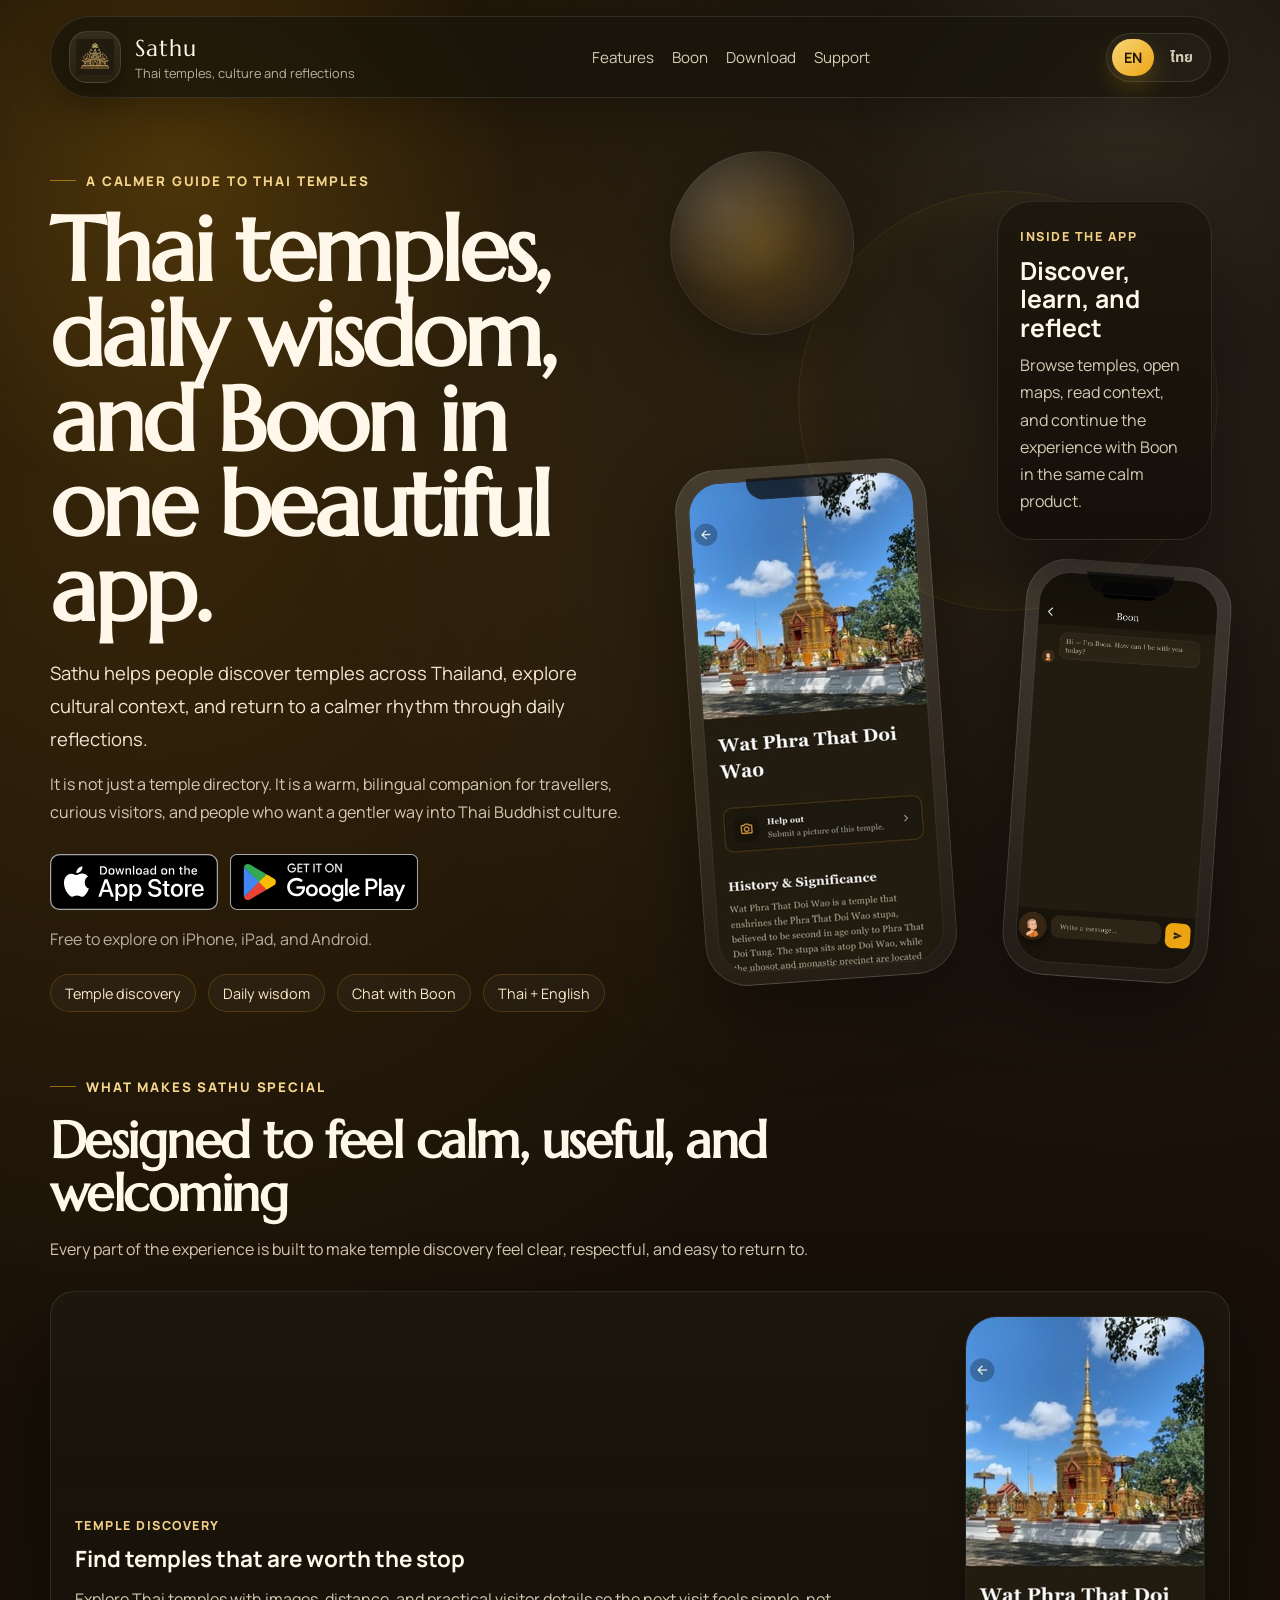
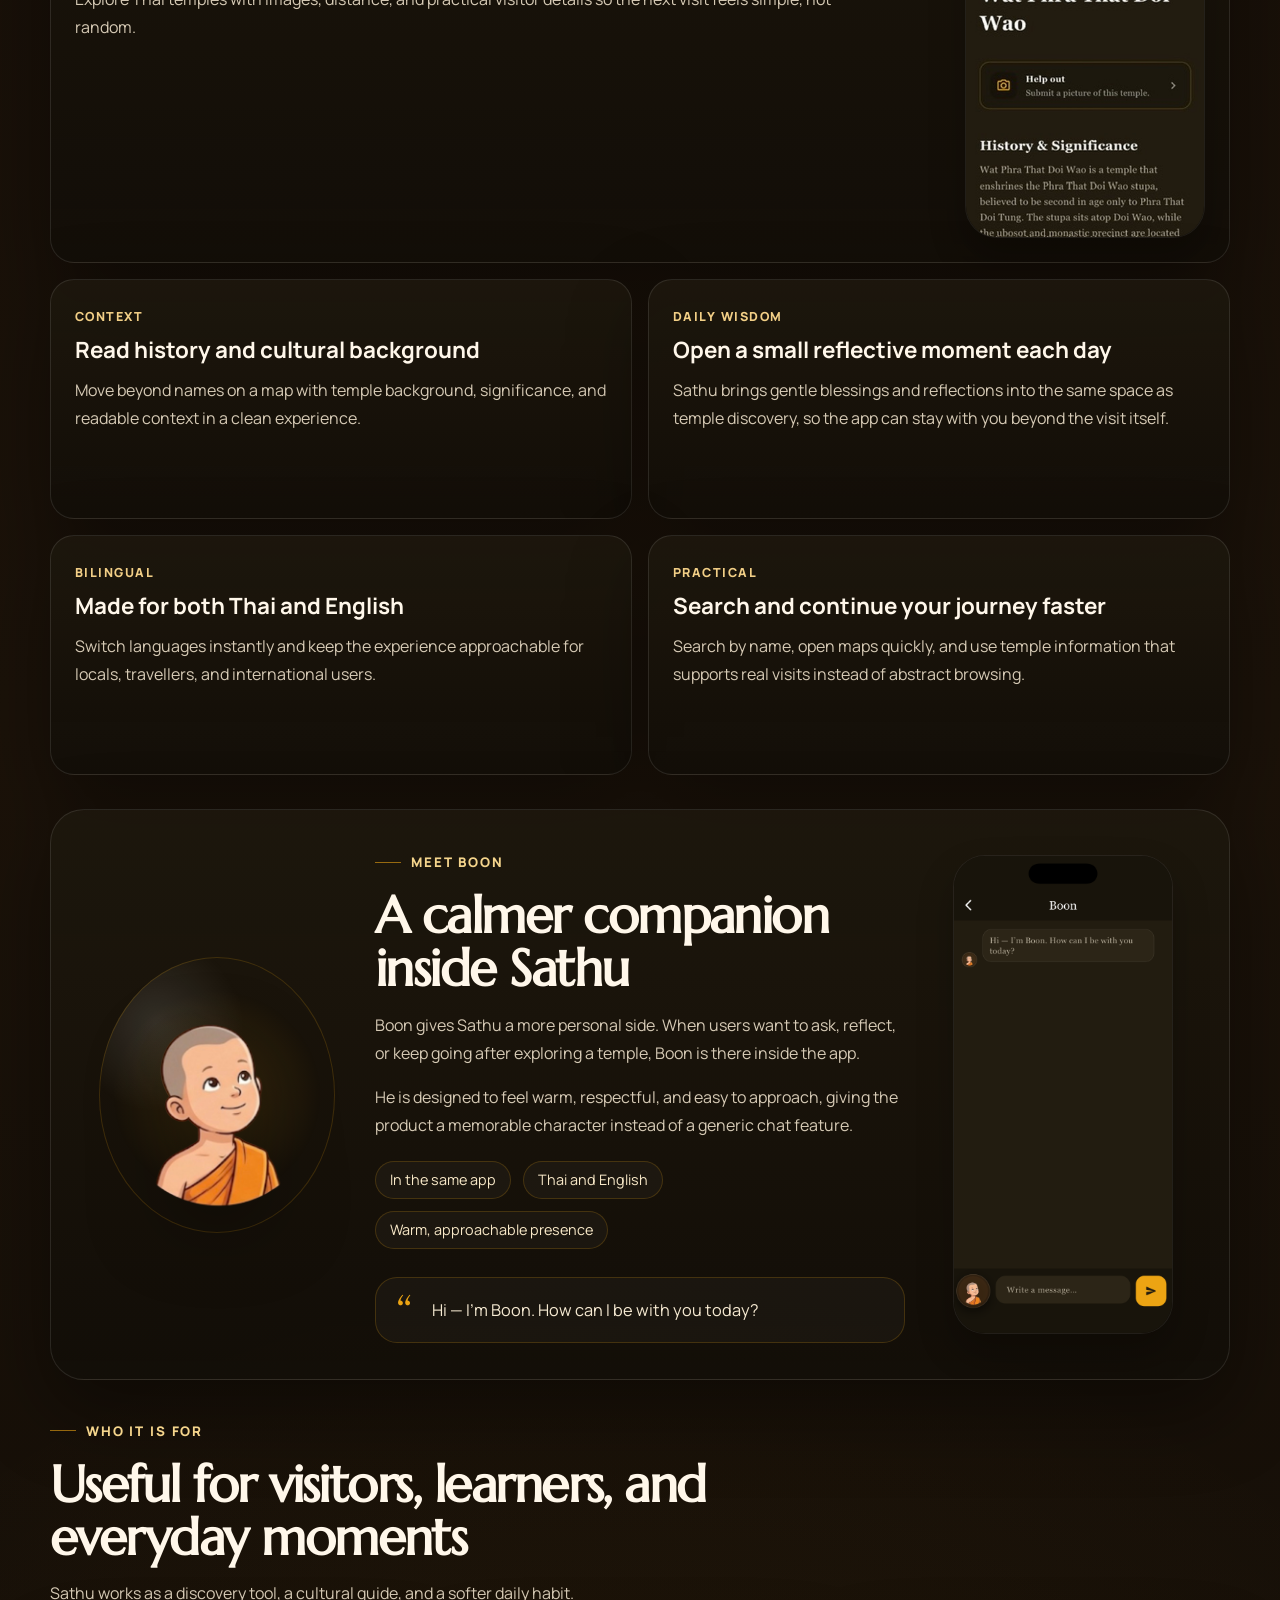
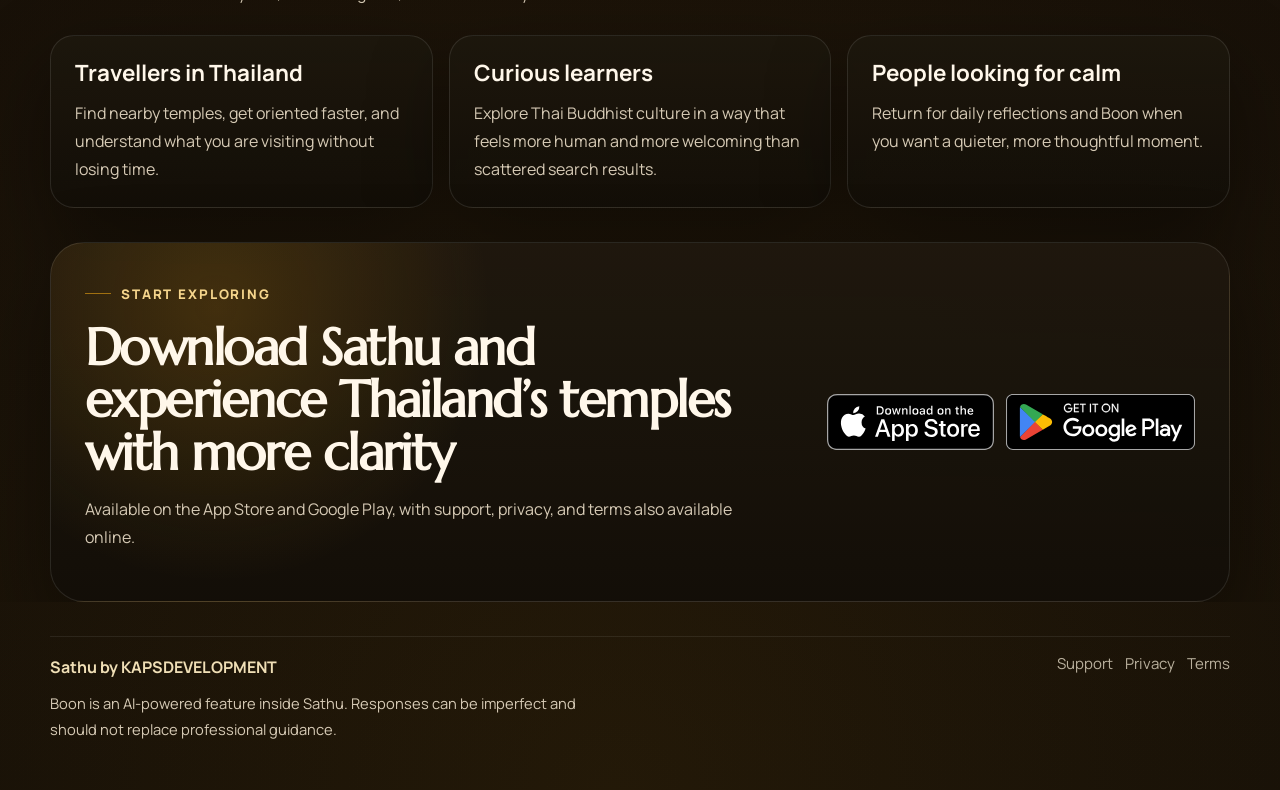
<file: index.html>
<!doctype html>
<html lang="en" data-lang="en">
  <head>
    <meta charset="utf-8" />
    <meta name="viewport" content="width=device-width, initial-scale=1" />
    <meta name="color-scheme" content="dark" />
    <title>Sathu | Thai temples, culture and reflections</title>
    <meta
      name="description"
      content="Discover Thai temples, daily wisdom, and Boon in one calm, beautifully designed app."
    />
    <meta
      name="theme-color"
      content="#221C10"
    />
    <meta name="robots" content="index,follow,max-image-preview:large" />
    <link rel="canonical" href="https://sathuapp.com/" id="canonical-link" />
    <link rel="alternate" hreflang="en" href="https://sathuapp.com/" />
    <link rel="alternate" hreflang="th" href="https://sathuapp.com/?lang=th" />
    <link rel="alternate" hreflang="x-default" href="https://sathuapp.com/" />
    <meta property="og:type" content="website" />
    <meta property="og:site_name" content="Sathu" />
    <meta property="og:title" content="Sathu | Thai temples, culture and reflections" />
    <meta
      property="og:description"
      content="Discover Thai temples, daily wisdom, and Boon in one calm, beautifully designed app."
    />
    <meta property="og:url" content="https://sathuapp.com/" id="og-url" />
    <meta property="og:image" content="https://sathuapp.com/assets/images/master_icon.png" />
    <meta property="og:image:alt" content="Sathu app icon" />
    <meta property="og:locale" content="en_US" id="og-locale" />
    <meta property="og:locale:alternate" content="th_TH" />
    <meta name="twitter:card" content="summary" />
    <meta name="twitter:title" content="Sathu | Thai temples, culture and reflections" />
    <meta
      name="twitter:description"
      content="Discover Thai temples, daily wisdom, and Boon in one calm, beautifully designed app."
    />
    <meta name="twitter:image" content="https://sathuapp.com/assets/images/master_icon.png" />
    <link rel="icon" type="image/png" href="./assets/images/master_icon.png" />
    <link rel="preconnect" href="https://fonts.googleapis.com" />
    <link rel="preconnect" href="https://fonts.gstatic.com" crossorigin />
    <link
      href="https://fonts.googleapis.com/css2?family=Manrope:wght@400;500;600;700;800&family=Marcellus&family=Noto+Sans+Thai:wght@400;500;600;700;800&display=swap"
      rel="stylesheet"
    />
    <link rel="stylesheet" href="./styles.css" />
    <script type="application/ld+json">
      {
        "@context": "https://schema.org",
        "@graph": [
          {
            "@type": "Organization",
            "@id": "https://sathuapp.com/#organization",
            "name": "KAPSDEVELOPMENT",
            "url": "https://kapsdevelopment.com",
            "logo": {
              "@type": "ImageObject",
              "url": "https://sathuapp.com/assets/images/master_icon.png"
            },
            "sameAs": [
              "https://apps.apple.com/us/app/sathu/id6757160902",
              "https://play.google.com/store/apps/details?id=com.kapsdevelopment.thaitemples&pcampaignid=web_share"
            ]
          },
          {
            "@type": "WebSite",
            "@id": "https://sathuapp.com/#website",
            "url": "https://sathuapp.com/",
            "name": "Sathu",
            "description": "Discover Thai temples, daily wisdom, and Boon in one calm, beautifully designed app.",
            "inLanguage": ["en", "th"],
            "publisher": {
              "@id": "https://sathuapp.com/#organization"
            }
          },
          {
            "@type": "WebPage",
            "@id": "https://sathuapp.com/#webpage",
            "url": "https://sathuapp.com/",
            "name": "Sathu | Thai temples, culture and reflections",
            "description": "Discover Thai temples, daily wisdom, and Boon in one calm, beautifully designed app.",
            "isPartOf": {
              "@id": "https://sathuapp.com/#website"
            },
            "about": {
              "@id": "https://sathuapp.com/#app"
            },
            "inLanguage": "en"
          },
          {
            "@type": "MobileApplication",
            "@id": "https://sathuapp.com/#app",
            "name": "Sathu",
            "url": "https://sathuapp.com/",
            "description": "Discover Thai temples, daily wisdom, and Boon in one calm, beautifully designed app.",
            "applicationCategory": "LifestyleApplication",
            "operatingSystem": "iOS, Android",
            "inLanguage": ["en", "th"],
            "image": "https://sathuapp.com/assets/images/master_icon.png",
            "offers": {
              "@type": "Offer",
              "price": "0",
              "priceCurrency": "USD"
            },
            "sameAs": [
              "https://apps.apple.com/us/app/sathu/id6757160902",
              "https://play.google.com/store/apps/details?id=com.kapsdevelopment.thaitemples&pcampaignid=web_share"
            ],
            "publisher": {
              "@id": "https://sathuapp.com/#organization"
            }
          }
        ]
      }
    </script>
  </head>
  <body>
    <div class="page-aura aura-1" aria-hidden="true"></div>
    <div class="page-aura aura-2" aria-hidden="true"></div>
    <div class="page-noise" aria-hidden="true"></div>

    <header class="site-header">
      <div class="container nav-shell">
        <a class="brand" href="#top" aria-label="Sathu home">
          <span class="brand-mark">
            <img src="./assets/images/master_icon.png" alt="" />
          </span>

          <span class="brand-copy">
            <span class="brand-name">Sathu</span>
            <span class="brand-tag" data-i18n="brand.tag"></span>
          </span>
        </a>

        <nav class="nav-links" aria-label="Primary navigation">
          <a href="#features" data-i18n="nav.features">Features</a>
          <a href="#boon" data-i18n="nav.boon">Boon</a>
          <a href="#download" data-i18n="nav.download">Download</a>
          <a
            href="https://sathuapp.com/support/"
            target="_blank"
            rel="noreferrer"
            data-i18n="nav.support"
          >Support</a>
        </nav>

        <div class="lang-switch" aria-label="Language switcher">
          <button class="lang-btn" type="button" data-lang="en">EN</button>
          <button class="lang-btn" type="button" data-lang="th">ไทย</button>
        </div>
      </div>
    </header>

    <main class="page" id="top">
      <section class="hero section">
        <div class="container hero-grid">
          <div class="hero-copy reveal">
            <div class="eyebrow" data-i18n="hero.eyebrow">A calmer guide to Thai temples</div>
            <h1 data-i18n="hero.title">Thai temples, daily wisdom, and Boon in one beautiful app.</h1>
            <p class="hero-lead" data-i18n="hero.lead">Sathu helps people discover temples across Thailand, explore cultural context, and return to a calmer rhythm through daily reflections.</p>
            <p class="hero-body" data-i18n="hero.body">It is not just a temple directory. It is a warm, bilingual companion for travellers, curious visitors, and people who want a gentler way into Thai Buddhist culture.</p>

            <div class="hero-actions">
              <a
                class="store-badge-link"
                href="https://apps.apple.com/us/app/sathu/id6757160902"
                target="_blank"
                rel="noreferrer"
                data-i18n-attr="aria-label:cta.appStore"
              >
                <img
                  class="store-badge"
                  src="./assets/store-badges/app-store-en.svg"
                  alt="Download on the App Store"
                  data-i18n-attr="src:badges.appStore;alt:cta.appStore"
                />
              </a>
              <a
                class="store-badge-link"
                href="https://play.google.com/store/apps/details?id=com.kapsdevelopment.thaitemples&pcampaignid=web_share"
                target="_blank"
                rel="noreferrer"
                data-i18n-attr="aria-label:cta.googlePlay"
              >
                <img
                  class="store-badge"
                  src="./assets/store-badges/google-play-en.svg"
                  alt="Get it on Google Play"
                  data-i18n-attr="src:badges.googlePlay;alt:cta.googlePlay"
                />
              </a>
            </div>

            <p class="hero-note" data-i18n="hero.note">Free to explore on iPhone, iPad, and Android.</p>

            <div class="hero-pills">
              <span class="info-pill" data-i18n="hero.pill.discovery">Temple discovery</span>
              <span class="info-pill" data-i18n="hero.pill.wisdom">Daily wisdom</span>
              <span class="info-pill" data-i18n="hero.pill.boon">Chat with Boon</span>
              <span class="info-pill" data-i18n="hero.pill.language">Thai + English</span>
            </div>
          </div>

          <div class="hero-stage reveal">
            <div class="hero-orbit" aria-hidden="true"></div>

            <div class="monk-halo">
              <video
                class="monk-video"
                autoplay
                muted
                loop
                playsinline
              >
                <source src="./assets/video/wei_child_monk_animated.mp4" type="video/mp4" />
              </video>
            </div>

            <article class="hero-insight card-surface">
              <span class="card-label" data-i18n="hero.card.label">Inside the app</span>
              <h2 data-i18n="hero.card.title">Discover, learn, and reflect</h2>
              <p data-i18n="hero.card.body">Browse temples, open maps, read context, and continue the experience with Boon in the same calm product.</p>
            </article>

            <div class="phone phone-primary">
              <div class="phone-shell">
                <img
                  src="./assets/images/sathu_app_screenshot_3.jpeg"
                  alt="Sathu temple detail view"
                  data-i18n-attr="alt:assets.templeAlt"
                  loading="eager"
                />
              </div>
            </div>

            <div class="phone phone-secondary">
              <div class="phone-shell">
                <img
                  src="./assets/images/sathu_app_screenshot_4.png"
                  alt="Boon chat inside Sathu"
                  data-i18n-attr="alt:assets.boonAlt"
                  loading="lazy"
                />
              </div>
            </div>
          </div>
        </div>
      </section>

      <section class="section" id="features">
        <div class="container">
          <div class="section-head reveal">
            <div class="eyebrow" data-i18n="features.eyebrow">What makes Sathu special</div>
            <h2 data-i18n="features.title">Designed to feel calm, useful, and welcoming</h2>
            <p data-i18n="features.lead">Every part of the experience is built to make temple discovery feel clear, respectful, and easy to return to.</p>
          </div>

          <div class="feature-grid">
            <article class="feature-card feature-card-wide reveal">
              <div class="feature-copy">
                <span class="feature-kicker" data-i18n="features.temples.kicker">Temple discovery</span>
                <h3 data-i18n="features.temples.title">Find temples that are worth the stop</h3>
                <p data-i18n="features.temples.body">Explore Thai temples with images, distance, and practical visitor details so the next visit feels simple, not random.</p>
              </div>

              <div class="feature-preview">
                <div class="preview-frame">
                  <img
                    src="./assets/images/sathu_app_screenshot_3.jpeg"
                    alt="Temple discovery in Sathu"
                    data-i18n-attr="alt:assets.templeAlt"
                    loading="lazy"
                  />
                </div>
              </div>
            </article>

            <article class="feature-card reveal">
              <span class="feature-kicker" data-i18n="features.culture.kicker">Context</span>
              <h3 data-i18n="features.culture.title">Read history and cultural background</h3>
              <p data-i18n="features.culture.body">Move beyond names on a map with temple background, significance, and readable context in a clean experience.</p>
            </article>

            <article class="feature-card reveal">
              <span class="feature-kicker" data-i18n="features.daily.kicker">Daily wisdom</span>
              <h3 data-i18n="features.daily.title">Open a small reflective moment each day</h3>
              <p data-i18n="features.daily.body">Sathu brings gentle blessings and reflections into the same space as temple discovery, so the app can stay with you beyond the visit itself.</p>
            </article>

            <article class="feature-card reveal">
              <span class="feature-kicker" data-i18n="features.language.kicker">Bilingual</span>
              <h3 data-i18n="features.language.title">Made for both Thai and English</h3>
              <p data-i18n="features.language.body">Switch languages instantly and keep the experience approachable for locals, travellers, and international users.</p>
            </article>

            <article class="feature-card reveal">
              <span class="feature-kicker" data-i18n="features.maps.kicker">Practical</span>
              <h3 data-i18n="features.maps.title">Search and continue your journey faster</h3>
              <p data-i18n="features.maps.body">Search by name, open maps quickly, and use temple information that supports real visits instead of abstract browsing.</p>
            </article>
          </div>
        </div>
      </section>

      <section class="section" id="boon">
        <div class="container">
          <div class="boon-panel card-surface reveal">
            <div class="boon-art">
              <div class="boon-ring" aria-hidden="true"></div>
              <img
                class="boon-avatar"
                src="./assets/images/boon_avatar_no_bg.png"
                alt="Boon avatar"
                data-i18n-attr="alt:assets.boonAvatarAlt"
                loading="lazy"
              />
            </div>

            <div class="boon-copy">
              <div class="eyebrow" data-i18n="boon.eyebrow">Meet Boon</div>
              <h2 data-i18n="boon.title">A calmer companion inside Sathu</h2>
              <p data-i18n="boon.body1">Boon gives Sathu a more personal side. When users want to ask, reflect, or keep going after exploring a temple, Boon is there inside the app.</p>
              <p data-i18n="boon.body2">He is designed to feel warm, respectful, and easy to approach, giving the product a memorable character instead of a generic chat feature.</p>

              <div class="boon-chips">
                <span class="info-pill" data-i18n="boon.chip1">In the same app</span>
                <span class="info-pill" data-i18n="boon.chip2">Thai and English</span>
                <span class="info-pill" data-i18n="boon.chip3">Warm, approachable presence</span>
              </div>

              <blockquote class="boon-quote">
                <span class="quote-mark">“</span>
                <p data-i18n="boon.quote">Hi — I’m Boon. How can I be with you today?</p>
              </blockquote>
            </div>

            <div class="boon-preview">
              <div class="preview-frame preview-frame-chat">
                <img
                  src="./assets/images/sathu_app_screenshot_4.png"
                  alt="Boon chat preview"
                  data-i18n-attr="alt:assets.boonAlt"
                  loading="lazy"
                />
              </div>
            </div>
          </div>
        </div>
      </section>

      <section class="section">
        <div class="container">
          <div class="section-head reveal">
            <div class="eyebrow" data-i18n="audience.eyebrow">Who it is for</div>
            <h2 data-i18n="audience.title">Useful for visitors, learners, and everyday moments</h2>
            <p data-i18n="audience.lead">Sathu works as a discovery tool, a cultural guide, and a softer daily habit.</p>
          </div>

          <div class="audience-grid">
            <article class="audience-card reveal">
              <h3 data-i18n="audience.travel.title">Travellers in Thailand</h3>
              <p data-i18n="audience.travel.body">Find nearby temples, get oriented faster, and understand what you are visiting without losing time.</p>
            </article>

            <article class="audience-card reveal">
              <h3 data-i18n="audience.learn.title">Curious learners</h3>
              <p data-i18n="audience.learn.body">Explore Thai Buddhist culture in a way that feels more human and more welcoming than scattered search results.</p>
            </article>

            <article class="audience-card reveal">
              <h3 data-i18n="audience.reflect.title">People looking for calm</h3>
              <p data-i18n="audience.reflect.body">Return for daily reflections and Boon when you want a quieter, more thoughtful moment.</p>
            </article>
          </div>
        </div>
      </section>

      <section class="section" id="download">
        <div class="container">
          <div class="download-panel reveal">
            <div class="download-copy">
              <div class="eyebrow" data-i18n="download.eyebrow">Start exploring</div>
              <h2 data-i18n="download.title">Download Sathu and experience Thailand’s temples with more clarity</h2>
              <p data-i18n="download.body">Available on the App Store and Google Play, with support, privacy, and terms also available online.</p>
            </div>

            <div class="download-actions">
              <a
                class="store-badge-link"
                href="https://apps.apple.com/us/app/sathu/id6757160902"
                target="_blank"
                rel="noreferrer"
                data-i18n-attr="aria-label:cta.appStore"
              >
                <img
                  class="store-badge"
                  src="./assets/store-badges/app-store-en.svg"
                  alt="Download on the App Store"
                  data-i18n-attr="src:badges.appStore;alt:cta.appStore"
                />
              </a>
              <a
                class="store-badge-link"
                href="https://play.google.com/store/apps/details?id=com.kapsdevelopment.thaitemples&pcampaignid=web_share"
                target="_blank"
                rel="noreferrer"
                data-i18n-attr="aria-label:cta.googlePlay"
              >
                <img
                  class="store-badge"
                  src="./assets/store-badges/google-play-en.svg"
                  alt="Get it on Google Play"
                  data-i18n-attr="src:badges.googlePlay;alt:cta.googlePlay"
                />
              </a>
            </div>
          </div>
        </div>
      </section>
    </main>

    <footer class="site-footer">
      <div class="container footer-grid">
        <div>
          <p class="footer-note">
            <a
              class="footer-brand-link"
              href="https://kapsdevelopment.com"
              target="_blank"
              rel="noreferrer"
              data-i18n="footer.note"
            >Sathu by KAPSDEVELOPMENT</a>
          </p>
          <p class="footer-disclaimer" data-i18n="footer.disclaimer">Boon is an AI-powered feature inside Sathu. Responses can be imperfect and should not replace professional guidance.</p>
        </div>

        <div class="footer-links">
          <a href="https://sathuapp.com/support/" target="_blank" rel="noreferrer" data-i18n="footer.support">Support</a>
          <a href="https://sathuapp.com/privacy/" target="_blank" rel="noreferrer" data-i18n="footer.privacy">Privacy</a>
          <a href="https://sathuapp.com/terms/" target="_blank" rel="noreferrer" data-i18n="footer.terms">Terms</a>
        </div>
      </div>
    </footer>

    <script src="./script.js"></script>
  </body>
</html>
</file>
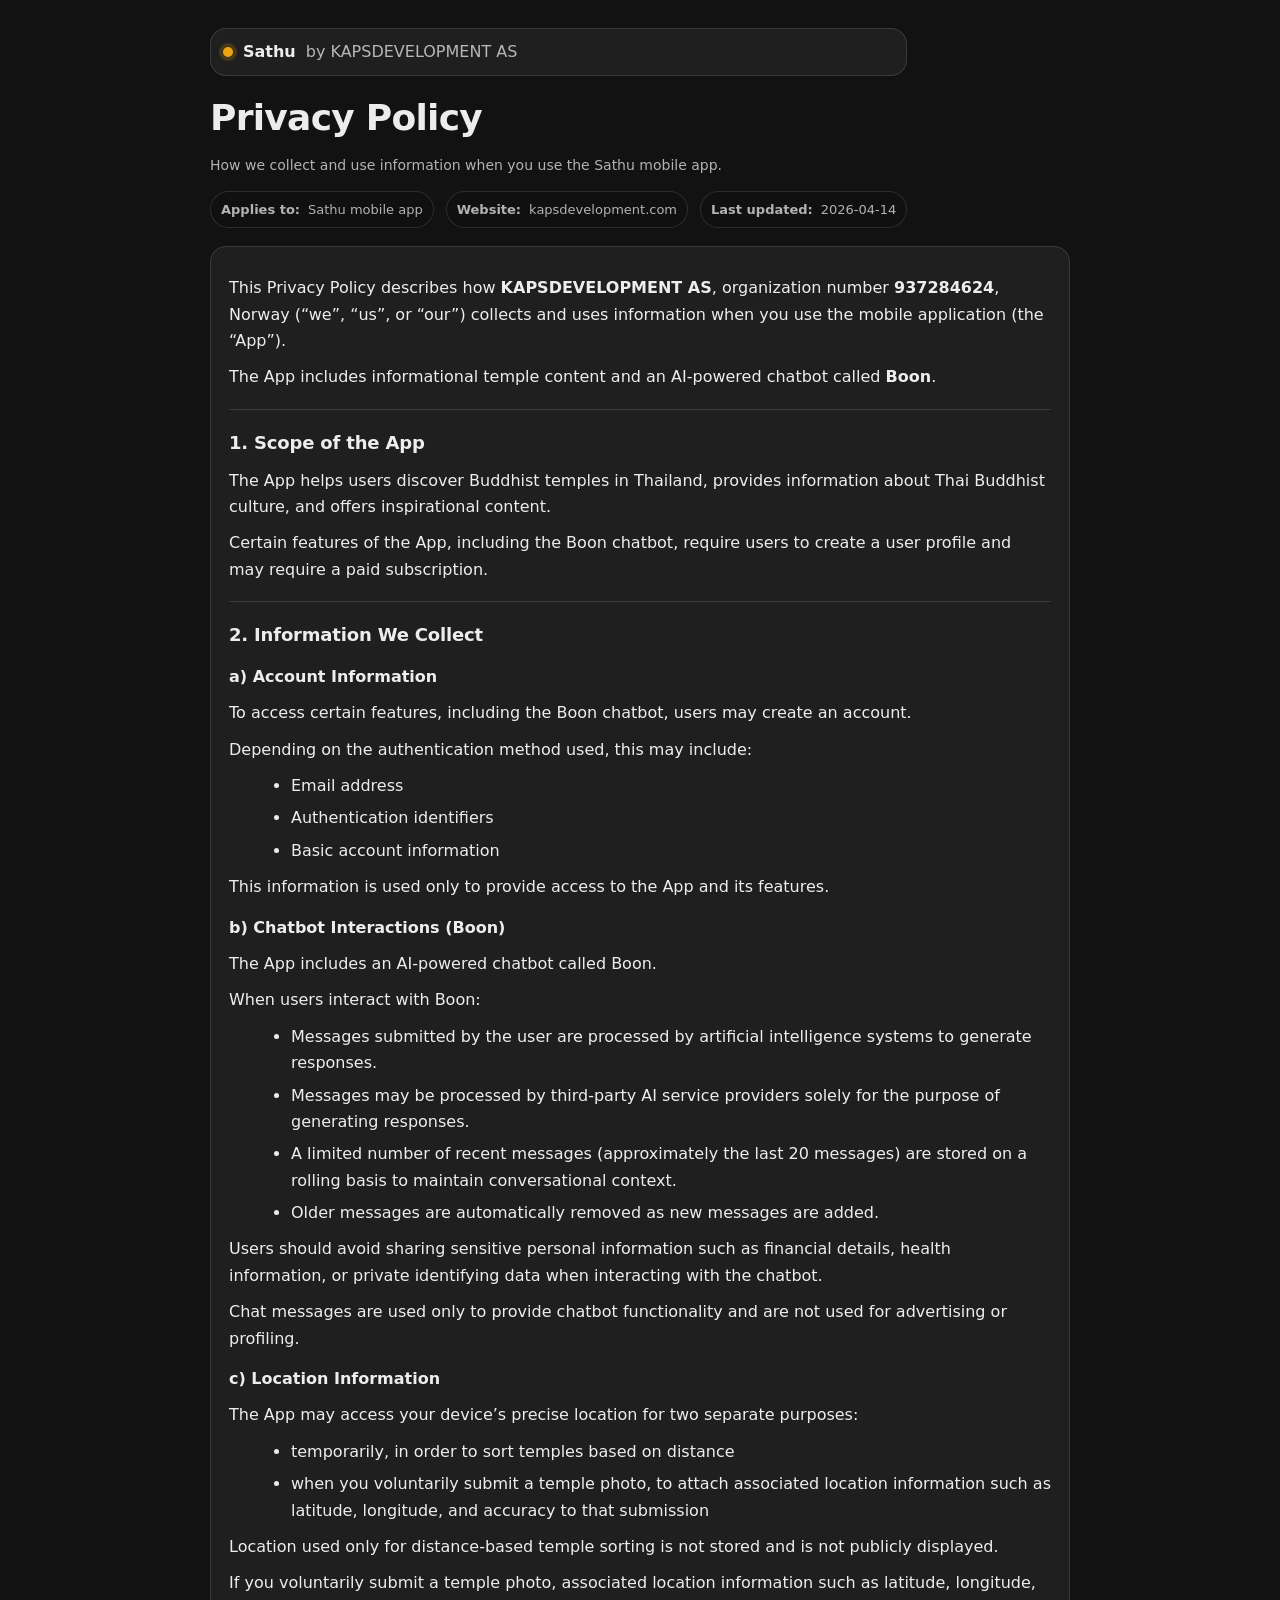
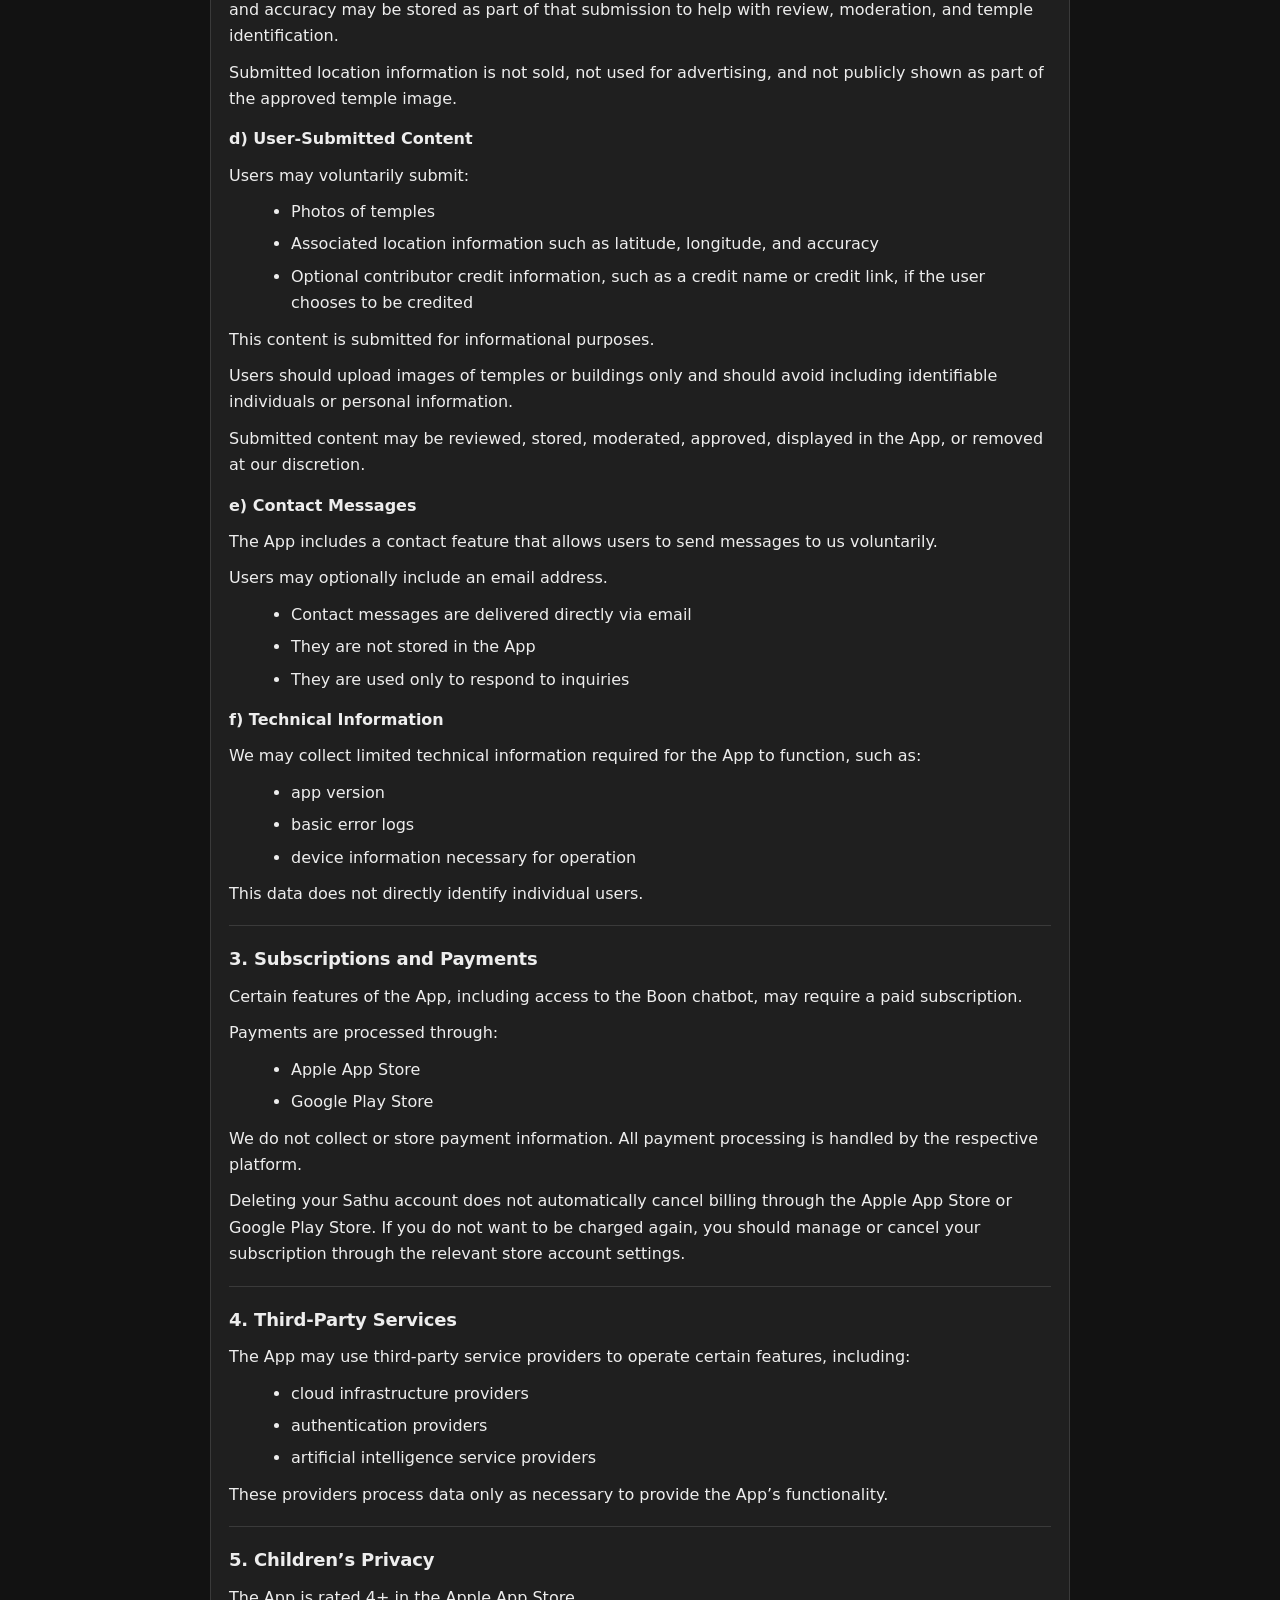
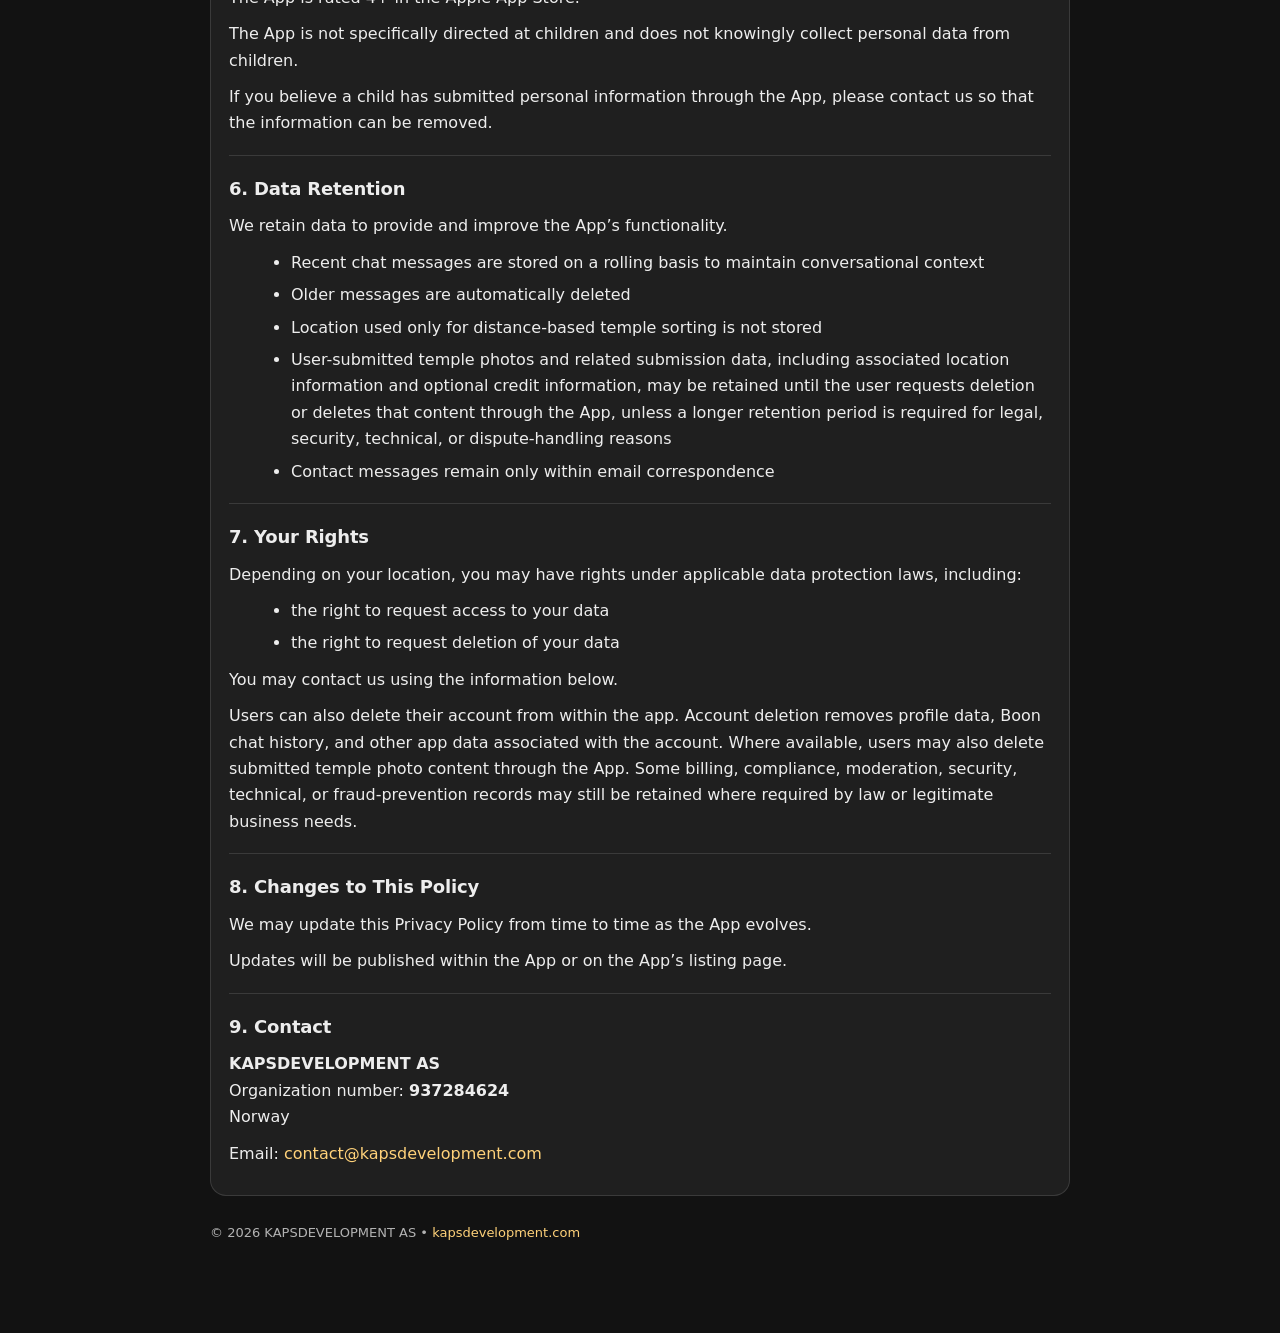
<file: privacy/index.html>
<!doctype html>
<html lang="en">
<head>
<meta charset="utf-8" />
<meta name="viewport" content="width=device-width, initial-scale=1" />
<meta name="color-scheme" content="dark" />
<title>Sathu — Privacy Policy | KAPSDEVELOPMENT AS</title>
<meta name="description" content="Privacy Policy for the Sathu app by KAPSDEVELOPMENT AS." />
<meta name="robots" content="index,follow,max-image-preview:large" />
<link rel="canonical" href="https://sathuapp.com/privacy/" />
<meta property="og:type" content="website" />
<meta property="og:site_name" content="Sathu" />
<meta property="og:title" content="Sathu — Privacy Policy" />
<meta property="og:description" content="Privacy Policy for the Sathu app by KAPSDEVELOPMENT AS." />
<meta property="og:url" content="https://sathuapp.com/privacy/" />
<meta property="og:image" content="https://sathuapp.com/assets/images/master_icon.png" />
<meta property="og:image:alt" content="Sathu app icon" />
<meta name="twitter:card" content="summary" />
<meta name="twitter:title" content="Sathu — Privacy Policy" />
<meta name="twitter:description" content="Privacy Policy for the Sathu app by KAPSDEVELOPMENT AS." />
<meta name="twitter:image" content="https://sathuapp.com/assets/images/master_icon.png" />
<link rel="icon" type="image/png" href="../assets/images/master_icon.png" />

<style>
:root{
--bg:#0f0f10;
--panel:rgba(255,255,255,0.06);
--text:rgba(255,255,255,0.92);
--muted:rgba(255,255,255,0.68);
--border:rgba(255,255,255,0.12);
--accent:#ECA413;
--link:#ffd27a;
--max:860px;
--radius:16px;
}

body{
margin:0;
font-family: ui-sans-serif, system-ui, -apple-system, Segoe UI, Roboto, Helvetica, Arial;
background: transparent;
color: var(--text);
line-height: 1.65;
}

.wrap{
max-width:var(--max);
margin:0 auto;
padding:28px 18px 80px;
}

.top{
display:flex;
gap:14px;
align-items:flex-start;
justify-content:space-between;
flex-wrap:wrap;
margin-bottom:18px;
}

.brand{
display:flex;
flex-direction:column;
gap:4px;
}

.badge{
display:inline-flex;
align-items:center;
gap:10px;
padding:10px 12px;
border:1px solid var(--border);
background:var(--panel);
border-radius:var(--radius);
}

.dot{
width:10px;height:10px;border-radius:999px;
background:var(--accent);
box-shadow:0 0 0 4px rgba(236,164,19,0.18);
}

h1{
font-size: clamp(26px, 3.2vw, 36px);
margin:8px 0 2px;
letter-spacing:-0.02em;
}

.subtitle{
color:var(--muted);
margin:0;
font-size:14px;
}

.card{
border:1px solid var(--border);
background:var(--panel);
border-radius:var(--radius);
padding:18px;
margin-top:14px;
}

h2{
font-size:18px;
margin:22px 0 10px;
letter-spacing:-0.01em;
}

.card h2{ margin-top:0; }

p{ margin:10px 0; }
ul{ margin:8px 0 8px 22px; }
li{ margin:6px 0; }

a{ color:var(--link); text-decoration:none; }
a:hover{ text-decoration:underline; }

.meta{
display:flex;
gap:12px;
flex-wrap:wrap;
margin-top:10px;
color:var(--muted);
font-size:13px;
}

.pill{
display:inline-flex;
align-items:center;
gap:8px;
padding:7px 10px;
border-radius:999px;
border:1px solid var(--border);
background:rgba(0,0,0,0.10);
}

.hr{
height:1px;
background:var(--border);
margin:18px 0;
}

.callout{
border:1px solid rgba(236,164,19,0.35);
background:rgba(236,164,19,0.08);
border-radius:14px;
padding:12px 14px;
margin:14px 0;
}

.callout strong{ color:var(--accent); }

.footer{
margin-top:26px;
color:var(--muted);
font-size:13px;
}
</style>
</head>

<body>
<main class="wrap">

<div class="top">
<div class="brand">

<div class="badge">
<span class="dot"></span>
<strong>Sathu</strong>
<span style="color:var(--muted)">by KAPSDEVELOPMENT AS</span>
</div>

<h1>Privacy Policy</h1>
<p class="subtitle">How we collect and use information when you use the Sathu mobile app.</p>

<div class="meta">
<span class="pill"><strong>Applies to:</strong> Sathu mobile app</span>
<span class="pill"><strong>Website:</strong> kapsdevelopment.com</span>
<span class="pill"><strong>Last updated:</strong> 2026-04-14</span>
</div>

</div>
</div>

<section class="card">

<p>
This Privacy Policy describes how <strong>KAPSDEVELOPMENT AS</strong>, organization number
<strong>937284624</strong>, Norway (“we”, “us”, or “our”) collects and uses information when you use the
mobile application (the “App”).
</p>

<p>
The App includes informational temple content and an AI-powered chatbot called <strong>Boon</strong>.
</p>

<div class="hr"></div>

<h2>1. Scope of the App</h2>

<p>
The App helps users discover Buddhist temples in Thailand, provides information about Thai Buddhist culture,
and offers inspirational content.
</p>

<p>
Certain features of the App, including the Boon chatbot, require users to create a user profile and may require
a paid subscription.
</p>

<div class="hr"></div>

<h2>2. Information We Collect</h2>

<h3 style="margin:14px 0 6px;font-size:16px;">a) Account Information</h3>

<p>
To access certain features, including the Boon chatbot, users may create an account.
</p>

<p>
Depending on the authentication method used, this may include:
</p>

<ul>
<li>Email address</li>
<li>Authentication identifiers</li>
<li>Basic account information</li>
</ul>

<p>
This information is used only to provide access to the App and its features.
</p>

<h3 style="margin:14px 0 6px;font-size:16px;">b) Chatbot Interactions (Boon)</h3>

<p>
The App includes an AI-powered chatbot called Boon.
</p>

<p>
When users interact with Boon:
</p>

<ul>
<li>Messages submitted by the user are processed by artificial intelligence systems to generate responses.</li>
<li>Messages may be processed by third-party AI service providers solely for the purpose of generating responses.</li>
<li>A limited number of recent messages (approximately the last 20 messages) are stored on a rolling basis to maintain conversational context.</li>
<li>Older messages are automatically removed as new messages are added.</li>
</ul>

<p>
Users should avoid sharing sensitive personal information such as financial details, health information, or private identifying data when interacting with the chatbot.
</p>

<p>
Chat messages are used only to provide chatbot functionality and are not used for advertising or profiling.
</p>

<h3 style="margin:14px 0 6px;font-size:16px;">c) Location Information</h3>

<p>
The App may access your device’s precise location for two separate purposes:
</p>

<ul>
<li>temporarily, in order to sort temples based on distance</li>
<li>when you voluntarily submit a temple photo, to attach associated location information such as latitude, longitude, and accuracy to that submission</li>
</ul>

<p>
Location used only for distance-based temple sorting is not stored and is not publicly displayed.
</p>

<p>
If you voluntarily submit a temple photo, associated location information such as latitude, longitude, and accuracy may be stored as part of that submission to help with review, moderation, and temple identification.
</p>

<p>
Submitted location information is not sold, not used for advertising, and not publicly shown as part of the approved temple image.
</p>

<h3 style="margin:14px 0 6px;font-size:16px;">d) User-Submitted Content</h3>

<p>
Users may voluntarily submit:
</p>

<ul>
<li>Photos of temples</li>
<li>Associated location information such as latitude, longitude, and accuracy</li>
<li>Optional contributor credit information, such as a credit name or credit link, if the user chooses to be credited</li>
</ul>

<p>
This content is submitted for informational purposes.
</p>

<p>
Users should upload images of temples or buildings only and should avoid including identifiable individuals or personal information.
</p>

<p>
Submitted content may be reviewed, stored, moderated, approved, displayed in the App, or removed at our discretion.
</p>

<h3 style="margin:14px 0 6px;font-size:16px;">e) Contact Messages</h3>

<p>
The App includes a contact feature that allows users to send messages to us voluntarily.
</p>

<p>
Users may optionally include an email address.
</p>

<ul>
<li>Contact messages are delivered directly via email</li>
<li>They are not stored in the App</li>
<li>They are used only to respond to inquiries</li>
</ul>

<h3 style="margin:14px 0 6px;font-size:16px;">f) Technical Information</h3>

<p>
We may collect limited technical information required for the App to function, such as:
</p>

<ul>
<li>app version</li>
<li>basic error logs</li>
<li>device information necessary for operation</li>
</ul>

<p>
This data does not directly identify individual users.
</p>

<div class="hr"></div>

<h2>3. Subscriptions and Payments</h2>

<p>
Certain features of the App, including access to the Boon chatbot, may require a paid subscription.
</p>

<p>
Payments are processed through:
</p>

<ul>
<li>Apple App Store</li>
<li>Google Play Store</li>
</ul>

<p>
We do not collect or store payment information. All payment processing is handled by the respective platform.
</p>

<p>
Deleting your Sathu account does not automatically cancel billing through the Apple App Store or Google Play Store.
If you do not want to be charged again, you should manage or cancel your subscription through the relevant store account settings.
</p>

<div class="hr"></div>

<h2>4. Third-Party Services</h2>

<p>
The App may use third-party service providers to operate certain features, including:
</p>

<ul>
<li>cloud infrastructure providers</li>
<li>authentication providers</li>
<li>artificial intelligence service providers</li>
</ul>

<p>
These providers process data only as necessary to provide the App’s functionality.
</p>

<div class="hr"></div>

<h2>5. Children’s Privacy</h2>

<p>
The App is rated 4+ in the Apple App Store.
</p>

<p>
The App is not specifically directed at children and does not knowingly collect personal data from children.
</p>

<p>
If you believe a child has submitted personal information through the App, please contact us so that the information can be removed.
</p>

<div class="hr"></div>

<h2>6. Data Retention</h2>

<p>We retain data to provide and improve the App’s functionality.</p>

<ul>
<li>Recent chat messages are stored on a rolling basis to maintain conversational context</li>
<li>Older messages are automatically deleted</li>
<li>Location used only for distance-based temple sorting is not stored</li>
<li>User-submitted temple photos and related submission data, including associated location information and optional credit information, may be retained until the user requests deletion or deletes that content through the App, unless a longer retention period is required for legal, security, technical, or dispute-handling reasons</li>
<li>Contact messages remain only within email correspondence</li>
</ul>

<div class="hr"></div>

<h2>7. Your Rights</h2>

<p>
Depending on your location, you may have rights under applicable data protection laws, including:
</p>

<ul>
<li>the right to request access to your data</li>
<li>the right to request deletion of your data</li>
</ul>

<p>
You may contact us using the information below.
</p>

<p>
Users can also delete their account from within the app. Account deletion removes profile data, Boon chat history,
and other app data associated with the account. Where available, users may also delete submitted temple photo content through the App. Some billing, compliance, moderation, security, technical, or fraud-prevention records may still be retained where required by law or legitimate business needs.
</p>

<div class="hr"></div>

<h2>8. Changes to This Policy</h2>

<p>
We may update this Privacy Policy from time to time as the App evolves.
</p>

<p>
Updates will be published within the App or on the App’s listing page.
</p>

<div class="hr"></div>

<h2>9. Contact</h2>

<p>
<strong>KAPSDEVELOPMENT AS</strong><br>
Organization number: <strong>937284624</strong><br>
Norway
</p>

<p>
Email: <a href="mailto:contact@kapsdevelopment.com">contact@kapsdevelopment.com</a>
</p>

</section>

<p class="footer">
© <span id="year"></span> KAPSDEVELOPMENT AS •
<a href="https://www.kapsdevelopment.com">kapsdevelopment.com</a>
</p>

</main>

<script>
document.getElementById("year").textContent = new Date().getFullYear();
</script>

</body>
</html>
</file>
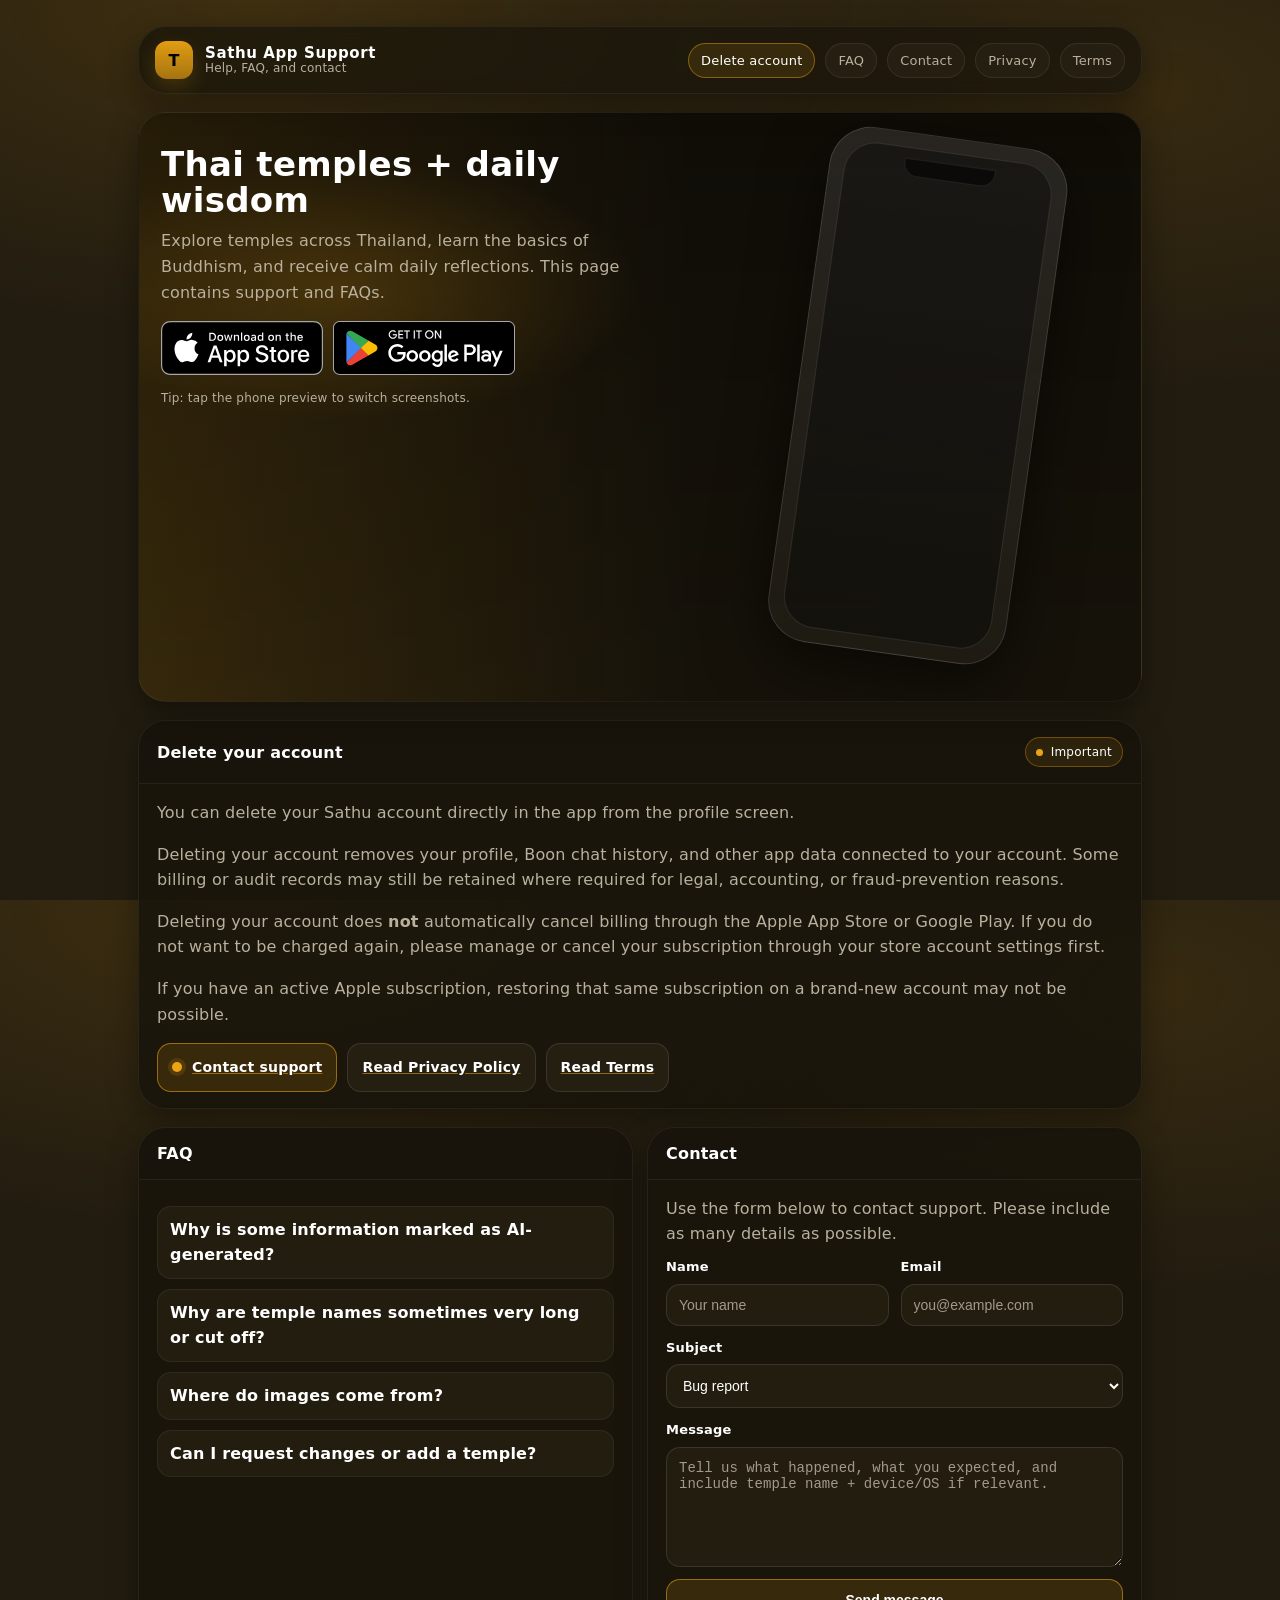
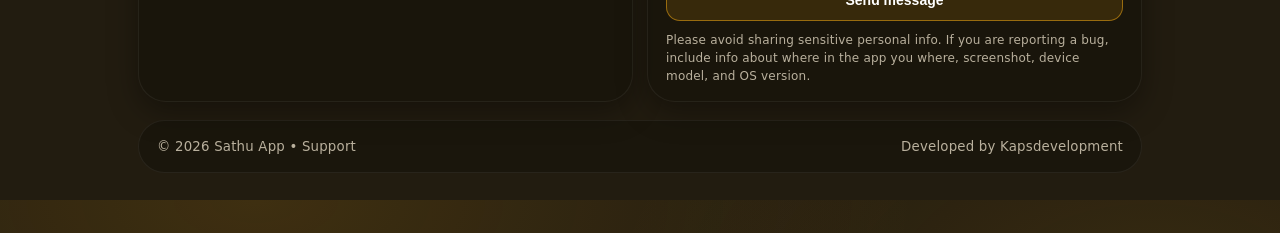
<file: support/index.html>
<!doctype html>
<html lang="en">
<head>
    <meta charset="utf-8" />
    <meta name="viewport" content="width=device-width,initial-scale=1" />
    <title>Sathu App Support</title>
    <meta name="description" content="Support, FAQ, and contact information for the Sathu App." />
    <meta name="robots" content="index,follow,max-image-preview:large" />
    <link rel="canonical" href="https://sathuapp.com/support/" />
    <meta property="og:type" content="website" />
    <meta property="og:site_name" content="Sathu" />
    <meta property="og:title" content="Sathu App Support" />
    <meta property="og:description" content="Support, FAQ, and contact information for the Sathu App." />
    <meta property="og:url" content="https://sathuapp.com/support/" />
    <meta property="og:image" content="https://sathuapp.com/assets/images/master_icon.png" />
    <meta property="og:image:alt" content="Sathu app icon" />
    <meta name="twitter:card" content="summary" />
    <meta name="twitter:title" content="Sathu App Support" />
    <meta name="twitter:description" content="Support, FAQ, and contact information for the Sathu App." />
    <meta name="twitter:image" content="https://sathuapp.com/assets/images/master_icon.png" />
    <link rel="icon" type="image/png" href="../assets/images/master_icon.png" />

    <style>
        :root{
          --bg: #221C10;
          --panel: #18140B;
          --card: #2C2517;
          --divider: #393328;
          --accent: #ECA413;
          --text: #FFFFFF;
          --muted: #B9B09D;
          --shadow: 0 10px 30px rgba(0,0,0,.35);
          --radius-xl: 28px;
          --radius-lg: 20px;
          --radius-md: 14px;
          --maxw: 1040px;
        }

        *{ box-sizing:border-box; }
        html,body{ height:100%; }
        body{
          margin:0;
          font-family: ui-sans-serif, system-ui, -apple-system, Segoe UI, Roboto, Helvetica, Arial, "Apple Color Emoji","Segoe UI Emoji";
          color: var(--text);
          background: radial-gradient(1200px 600px at 20% 0%, rgba(236,164,19,.14), transparent 55%),
                      radial-gradient(900px 500px at 90% 10%, rgba(236,164,19,.10), transparent 60%),
                      var(--bg);
          letter-spacing: .2px;
        }

        a{ color:inherit; text-decoration:none; }
        .wrap{ max-width: var(--maxw); margin: 0 auto; padding: 26px 18px 60px; }

        /* Top nav */
        .nav{
          display:flex; align-items:center; justify-content:space-between;
          gap:14px;
          padding: 14px 16px;
          border: 1px solid rgba(255,255,255,.06);
          background: rgba(24,20,11,.7);
          backdrop-filter: blur(8px);
          border-radius: var(--radius-xl);
          box-shadow: var(--shadow);
          position: sticky;
          top: 14px;
          z-index: 10;
        }
        .brand{
          display:flex; align-items:center; gap:12px;
          min-width: 220px;
        }
        .logo{
          width:38px; height:38px; border-radius: 12px;
          background: linear-gradient(180deg, rgba(236,164,19,.95), rgba(236,164,19,.65));
          display:grid; place-items:center;
          box-shadow: 0 8px 20px rgba(236,164,19,.18);
          color:#000; font-weight:900;
        }
        .brand h1{
          font-size: 15px; margin:0; line-height:1.1;
          letter-spacing:.6px;
        }
        .brand p{
          margin:0; font-size: 12px; color: var(--muted);
        }
        .navlinks{
          display:flex; gap: 10px; flex-wrap: wrap; justify-content:flex-end;
        }
        .pill{
          padding: 9px 12px;
          border-radius: 999px;
          border: 1px solid rgba(255,255,255,.08);
          background: rgba(44,37,23,.55);
          color: var(--muted);
          font-size: 13px;
          transition: transform .12s ease, border-color .12s ease, background .12s ease;
          white-space: nowrap;
        }
        .pill:hover{
          transform: translateY(-1px);
          border-color: rgba(236,164,19,.35);
          background: rgba(44,37,23,.8);
          color: #fff;
        }
        .pill.primary{
          border-color: rgba(236,164,19,.45);
          background: rgba(236,164,19,.12);
          color: #fff;
        }

        /* Hero */
        .hero{
          margin-top: 18px;
          padding: 34px 22px;
          border-radius: var(--radius-xl);
          background:
            linear-gradient(180deg, rgba(0,0,0,.35), rgba(0,0,0,.08)),
            linear-gradient(90deg, rgba(236,164,19,.16), transparent 55%),
            var(--panel);
          border: 1px solid rgba(255,255,255,.06);
          box-shadow: var(--shadow);
          overflow:hidden;
          position:relative;
        }
        .hero:after{
          content:"";
          position:absolute; inset:-2px;
          background: radial-gradient(500px 220px at 20% 30%, rgba(236,164,19,.18), transparent 60%);
          pointer-events:none;
        }
        .hero-grid{
          display:grid;
          grid-template-columns: 1.1fr .9fr;
          gap: 18px;
          align-items: start;
          position:relative;
          z-index:1;
        }
        .hero h2{
          margin:0 0 10px;
          font-size: 34px;
          line-height: 1.05;
          letter-spacing: .3px;
        }
        .hero p{
          margin: 0 0 16px;
          color: var(--muted);
          max-width: 62ch;
          line-height: 1.6;
        }
        .cta-row{ display:flex; gap:10px; flex-wrap:wrap; }
        .btn{
          display:inline-flex; align-items:center; justify-content:center;
          gap:10px;
          padding: 12px 14px;
          border-radius: 14px;
          border: 1px solid rgba(255,255,255,.10);
          background: rgba(44,37,23,.65);
          color: #fff;
          font-weight: 700;
          font-size: 14px;
          transition: transform .12s ease, border-color .12s ease, background .12s ease;
        }
        .btn:hover{ transform: translateY(-1px); border-color: rgba(236,164,19,.35); }
        .btn.accent{
          background: rgba(236,164,19,.14);
          border-color: rgba(236,164,19,.55);
        }
        .btn.store{
          padding: 0;
          border: 0;
          background: transparent;
          box-shadow: none;
        }
        .store-badge-link{ display:inline-flex; align-items:center; justify-content:center; }
        .store-badge-link:focus-visible{
          outline: 2px solid rgba(236,164,19,.9);
          outline-offset: 6px;
          border-radius: 14px;
        }
        .store-badge{
          display:block;
          height: 54px;
          width:auto;
        }
        .btn .dot{
          width: 10px; height:10px; border-radius: 99px;
          background: var(--accent);
          box-shadow: 0 0 0 4px rgba(236,164,19,.14);
        }

        /* Phone mock */
        .phonewrap{ display:flex; justify-content:flex-end; }
        .phone{
          width: clamp(240px, 26vw, 240px);
          aspect-ratio: 9 / 19.5;
          border-radius: 42px;
          padding: 14px;
          background: linear-gradient(180deg, rgba(255,255,255,.10), rgba(255,255,255,.04));
          border: 1px solid rgba(255,255,255,.12);
          box-shadow: 0 20px 60px rgba(0,0,0,.55);
          transform: rotate(8deg) translateX(-82px);
          position: relative;
        }
        .screen{
          height: 100%;
          border-radius: 32px;
          overflow: hidden;
          background: rgba(0,0,0,.35);
          border: 1px solid rgba(255,255,255,.10);
          position:relative;
          cursor: pointer;
        }
        .notch{
          position:absolute;
          top:10px;
          left:50%;
          transform:translateX(-50%);
          width: 44%;
          height: 18px;
          border-radius: 0 0 14px 14px;
          background: rgba(0,0,0,.55);
          border: 1px solid rgba(255,255,255,.08);
          z-index: 2;
        }

        /* Screenshot slider */
        .screens{
          position: relative;
          width: 100%;
          height: 100%;
        }
        .screens img{
          position:absolute;
          inset:0;
          width:100%;
          height:100%;
          object-fit: cover;
          display:block;
          opacity:0;
          transition: opacity .6s ease;
          transform: scale(1.02);
        }
        .screens img.active{ opacity:1; }

        /* Sections */
        .grid{
          margin-top: 18px;
          display:grid;
          grid-template-columns: 1fr 1fr;
          gap: 14px;
        }
        .card{
          border-radius: var(--radius-xl);
          background: rgba(24,20,11,.85);
          border: 1px solid rgba(255,255,255,.06);
          box-shadow: var(--shadow);
          overflow:hidden;
        }
        .card .head{
          padding: 16px 18px;
          border-bottom: 1px solid rgba(255,255,255,.06);
          display:flex; align-items:center; justify-content:space-between; gap: 12px;
          background: rgba(24,20,11,.55);
        }
        .card .head h3{ margin:0; font-size: 16px; }
        .badge{
          display:inline-flex; align-items:center; gap:8px;
          padding: 7px 10px;
          border-radius: 999px;
          background: rgba(236,164,19,.10);
          border: 1px solid rgba(236,164,19,.35);
          color:#fff;
          font-size: 12px;
          white-space: nowrap;
        }
        .badge .mini{ width:7px;height:7px;border-radius:99px;background:var(--accent); }

        .card .body{ padding: 16px 18px; color: var(--muted); line-height: 1.6; }
        .card .body a{ color: #fff; text-decoration: underline; text-decoration-color: rgba(236,164,19,.55); }

        details{
          border-radius: 14px;
          background: rgba(44,37,23,.55);
          border: 1px solid rgba(255,255,255,.06);
          padding: 10px 12px;
          margin: 10px 0;
        }
        summary{
          cursor:pointer;
          font-weight: 700;
          color: #fff;
          list-style:none;
        }
        summary::-webkit-details-marker{ display:none; }
        details p{ margin: 10px 0 0; }

        /* Form styling */
        form{ margin-top: 6px; }
        .formgrid{
          display:grid;
          grid-template-columns: 1fr 1fr;
          gap: 12px;
        }
        .field{ display:flex; flex-direction:column; gap: 6px; }
        label{
          font-size: 13px;
          color: #fff;
          font-weight: 700;
        }
        input, select, textarea{
          width: 100%;
          padding: 12px 12px;
          border-radius: 14px;
          border: 1px solid rgba(255,255,255,.10);
          background: rgba(44,37,23,.55);
          color: #fff;
          outline: none;
          transition: border-color .12s ease, box-shadow .12s ease, background .12s ease;
          font-size: 14px;
        }
        textarea{ resize: vertical; min-height: 120px; }
        input::placeholder, textarea::placeholder{ color: rgba(185,176,157,.85); }
        input:focus, select:focus, textarea:focus{
          border-color: rgba(236,164,19,.55);
          box-shadow: 0 0 0 4px rgba(236,164,19,.14);
          background: rgba(44,37,23,.68);
        }
        .formhint{
          font-size: 12px;
          color: var(--muted);
          margin: 10px 0 0;
          line-height: 1.5;
        }
        .submitrow{ margin-top: 12px; display:flex; gap: 10px; align-items:center; flex-wrap:wrap; }
        .btn.full{ width: 100%; }

        /* Footer */
        footer{
          margin-top: 18px;
          padding: 18px;
          border-radius: var(--radius-xl);
          background: rgba(24,20,11,.65);
          border: 1px solid rgba(255,255,255,.06);
          color: var(--muted);
          display:flex;
          flex-wrap: wrap;
          gap: 10px;
          align-items:center;
          justify-content: space-between;
        }
        footer small{ color: var(--muted); }
        .footlinks{ display:flex; gap: 10px; flex-wrap:wrap; justify-content:flex-end; }
        .footlinks a{ color: #fff; opacity: .9; }
        .footlinks a:hover{ opacity: 1; text-decoration: underline; text-decoration-color: rgba(236,164,19,.55); }

        @media (max-width: 860px){
          .hero-grid{ grid-template-columns: 1fr; }
          .grid{ grid-template-columns: 1fr; }
          .brand{ min-width: unset; }
          .phonewrap{ justify-content:flex-start; }
          .phone{ transform: rotate(4deg); width: 280px; }
          .formgrid{ grid-template-columns: 1fr; }
        }
    </style>
</head>

<body>
<div class="wrap">
    <header class="nav">
        <div class="brand">
            <div class="logo">T</div>
            <div>
                <h1>Sathu App Support</h1>
                <p>Help, FAQ, and contact</p>
            </div>
        </div>

        <nav class="navlinks" aria-label="Support navigation">
            <a class="pill primary" href="#delete-account">Delete account</a>
            <a class="pill" href="#faq">FAQ</a>
            <a class="pill" href="#contact">Contact</a>

            <!-- Dedicated pages -->
            <a class="pill" href="https://sathuapp.com/privacy/">Privacy</a>
            <a class="pill" href="https://sathuapp.com/terms/">Terms</a>
        </nav>
    </header>

    <section class="hero" id="status">
        <div class="hero-grid">
            <div>
                <h2>Thai temples + daily wisdom</h2>
                <p>
                    Explore temples across Thailand, learn the basics of Buddhism, and receive calm daily reflections.
                    This page contains support and FAQs.
                </p>
                <div class="cta-row" style="margin-top:14px;">
                    <a
                        class="store-badge-link"
                        href="https://apps.apple.com/us/app/sathu/id6757160902"
                        target="_blank"
                        rel="noopener"
                        aria-label="Download on the App Store"
                    >
                        <img class="store-badge" src="../assets/store-badges/app-store-en.svg" alt="Download on the App Store" />
                    </a>
                    <a
                        class="store-badge-link"
                        href="https://play.google.com/store/apps/details?id=com.kapsdevelopment.thaitemples&pcampaignid=web_share"
                        target="_blank"
                        rel="noopener"
                        aria-label="Get it on Google Play"
                    >
                        <img class="store-badge" src="../assets/store-badges/google-play-en.svg" alt="Get it on Google Play" />
                    </a>
                </div>
                <p class="formhint" style="margin-top:14px;">
                    Tip: tap the phone preview to switch screenshots.
                </p>
            </div>

            <div class="phonewrap" aria-label="App preview">
                <div class="phone">
                    <div class="screen" aria-label="Sathu App screenshots (tap to switch)">
                        <div class="notch"></div>
                        <div class="screens">
                            <img src="/assets/images/sathu_app_screenshot_1.jpeg" alt="Sathu App screenshot 1" />
                            <img src="/assets/images/sathu_app_screenshot_2.jpeg" alt="Sathu App screenshot 2" />
                            <img src="/assets/images/sathu_app_screenshot_3.jpeg" alt="Sathu App screenshot 3" />
                            <img src="/assets/images/sathu_app_screenshot_4.png" alt="Sathu App screenshot 4" />
                        </div>
                    </div>
                </div>
            </div>

        </div>
    </section>

    <article class="card" id="delete-account" style="margin-top:18px;">
        <div class="head">
            <h3>Delete your account</h3>
            <span class="badge"><span class="mini"></span> Important</span>
        </div>
        <div class="body">
            <p style="margin-top:0;">
                You can delete your Sathu account directly in the app from the profile screen.
            </p>
            <p>
                Deleting your account removes your profile, Boon chat history, and other app data connected to your account.
                Some billing or audit records may still be retained where required for legal, accounting, or fraud-prevention reasons.
            </p>
            <p>
                Deleting your account does <strong>not</strong> automatically cancel billing through the Apple App Store or Google Play.
                If you do not want to be charged again, please manage or cancel your subscription through your store account settings first.
            </p>
            <p>
                If you have an active Apple subscription, restoring that same subscription on a brand-new account may not be possible.
            </p>
            <div class="cta-row" style="margin-top:14px;">
                <a class="btn accent" href="#contact"><span class="dot"></span> Contact support</a>
                <a class="btn" href="https://sathuapp.com/privacy/">Read Privacy Policy</a>
                <a class="btn" href="https://sathuapp.com/terms/">Read Terms</a>
            </div>
        </div>
    </article>

    <section class="grid">
        <article class="card" id="faq">
            <div class="head">
                <h3>FAQ</h3>
            </div>
            <div class="body">
                <details>
                    <summary>Why is some information marked as AI-generated?</summary>
                    <p>
                        Some temple descriptions and opening hours are generated using AI if no other reliable sources are found.
                        If you spot errors, please report them so we can improve the dataset.
                    </p>
                </details>

                <details>
                    <summary>Why are temple names sometimes very long or cut off?</summary>
                    <p>
                        Temple names can be long in Thai. We optimize readability, but some truncation may occur in lists.
                        The detail page shows the full context.
                    </p>
                </details>

                <details>
                    <summary>Where do images come from?</summary>
                    <p>
                        Images are sourced from public datasets and uploaded into storage for the app.
                        Credits and licenses may appear in the app when available.
                    </p>
                </details>

                <details>
                    <summary>Can I request changes or add a temple?</summary>
                    <p>
                        Yes — we encourage you to visit the temple and take a photo. Or send details manually through our contact form.
                        We can’t guarantee updates, but we collect requests for later releases.
                    </p>
                </details>
            </div>
        </article>

        <article class="card" id="contact">
            <div class="head">
                <h3>Contact</h3>
            </div>
            <div class="body">
                <p style="margin:0 0 10px;">
                    Use the form below to contact support. Please include as many details as possible.
                </p>

                <div id="form-status" style="display:none; margin: 0 0 10px; padding: 12px 12px; border-radius: 14px;
                  border: 1px solid rgba(255,255,255,.10); background: rgba(44,37,23,.55); color: #fff;">
                </div>

                <!-- Hidden iframe to prevent leaving the page after POST -->
                <iframe id="formcarry_iframe" name="formcarry_hidden_iframe" style="display:none;"></iframe>

                <form
                        action="https://formcarry.com/s/arQi40sZeJz"
                        method="POST"
                        accept-charset="UTF-8"
                        target="formcarry_hidden_iframe"
                >
                    <!-- Honeypot (bots fill this, humans don't) -->
                    <input type="text" name="company" tabindex="-1" autocomplete="off" style="display:none" />

                    <!-- Dynamic return URL (Formcarry) -->
                    <input type="hidden" name="_next" id="nextField" value="" />
                    <input type="hidden" name="product" value="Sathu" />
                    <input type="hidden" name="source" value="Sathu_Web" />

                    <div class="formgrid">
                        <div class="field">
                            <label for="name">Name</label>
                            <input id="name" name="name" type="text" placeholder="Your name" required />
                        </div>

                        <div class="field">
                            <label for="email">Email</label>
                            <input id="email" name="email" type="email" placeholder="you@example.com" required />
                        </div>
                    </div>

                    <div class="field" style="margin-top:12px;">
                        <label for="subject">Subject</label>
                        <select id="subject" name="subject" required>
                            <option>Bug report</option>
                            <option>Feature request</option>
                            <option>General question</option>
                            <option>Account deletion</option>
                        </select>
                    </div>

                    <div class="field" style="margin-top:12px;">
                        <label for="message">Message</label>
                        <textarea
                                id="message"
                                name="message"
                                rows="5"
                                placeholder="Tell us what happened, what you expected, and include temple name + device/OS if relevant."
                                required
                        ></textarea>
                    </div>

                    <div class="submitrow">
                        <button class="btn accent full" type="submit"> Send message </button>
                    </div>

                    <p class="formhint">
                        Please avoid sharing sensitive personal info. If you are reporting a bug,
                        include info about where in the app you where, screenshot, device model, and OS version.
                    </p>
                </form>
            </div>
        </article>
    </section>

    <footer>
        <small>© <span id="year"></span> Sathu App • Support</small>
        <small>
            Developed by
            <a href="https://kapsdevelopment.com" target="_blank" rel="noopener">
                Kapsdevelopment
            </a>
        </small>
    </footer>
</div>

<script>
    document.getElementById("year").textContent = new Date().getFullYear();

    // Screenshot rotator (auto + tap)
    const shots = document.querySelectorAll(".screens img");
    let index = 0;

    function nextShot(){
      shots[index].classList.remove("active");
      index = (index + 1) % shots.length;
      shots[index].classList.add("active");
    }

    setInterval(nextShot, 3500);

    const screen = document.querySelector(".screen");
    if(screen){
      screen.addEventListener("click", nextShot);
    }

    // Show success message if redirected back with ?sent=1
    (function () {
      const params = new URLSearchParams(window.location.search);
      if (params.get("sent") === "1") {
        const box = document.getElementById("form-status");
        if (box) {
          box.style.display = "block";
          box.style.borderColor = "rgba(236,164,19,.45)";
          box.style.background = "rgba(236,164,19,.10)";
          box.textContent = "✅ Thanks — your message was sent. We’ll get back to you.";
        }

        // Remove ?sent=1 so refresh won't keep showing it
        const url = new URL(window.location.href);
        url.searchParams.delete("sent");
        window.history.replaceState({}, "", url.toString());
      }
    })();

    // Set _next dynamically to current page (works on any host)
    (function () {
      const next = window.location.origin + window.location.pathname + "?sent=1#contact";
      const el = document.getElementById("nextField");
      if (el) el.value = next;
    })();

    // Reliable "did the POST complete?" signaling using the iframe load event
    (function () {
      const form = document.querySelector('#contact form');
      const iframe = document.getElementById('formcarry_iframe');
      const statusBox = document.getElementById('form-status');

      if (!form || !iframe || !statusBox) return;

      let pending = false;
      let timer = null;

      function show(msg, kind){
        statusBox.style.display = "block";
        if (kind === "ok") {
          statusBox.style.borderColor = "rgba(236,164,19,.45)";
          statusBox.style.background = "rgba(236,164,19,.10)";
          statusBox.textContent = "✅ " + msg;
        } else if (kind === "sending") {
          statusBox.style.borderColor = "rgba(255,255,255,.14)";
          statusBox.style.background = "rgba(44,37,23,.55)";
          statusBox.textContent = "⏳ " + msg;
        } else {
          statusBox.style.borderColor = "rgba(255,120,120,.35)";
          statusBox.style.background = "rgba(255,120,120,.08)";
          statusBox.textContent = "⚠️ " + msg;
        }
      }

      form.addEventListener('submit', function () {
        pending = true;
        show("Sending…", "sending");

        if (timer) clearTimeout(timer);
        timer = setTimeout(function () {
          if (!pending) return;
          pending = false;
          show("Couldn’t reach the form service (often blocked by adblock/privacy settings). Please try disabling blockers for this page and try again.", "err");
        }, 8000);
      });

      iframe.addEventListener('load', function () {
        if (!pending) return;
        pending = false;
        if (timer) clearTimeout(timer);

        show("Thanks — your message was sent. We’ll get back to you.", "ok");

        // Reset after the POST has been sent
        setTimeout(function () { form.reset(); }, 50);
      });
    })();
</script>
</body>
</html>
</file>
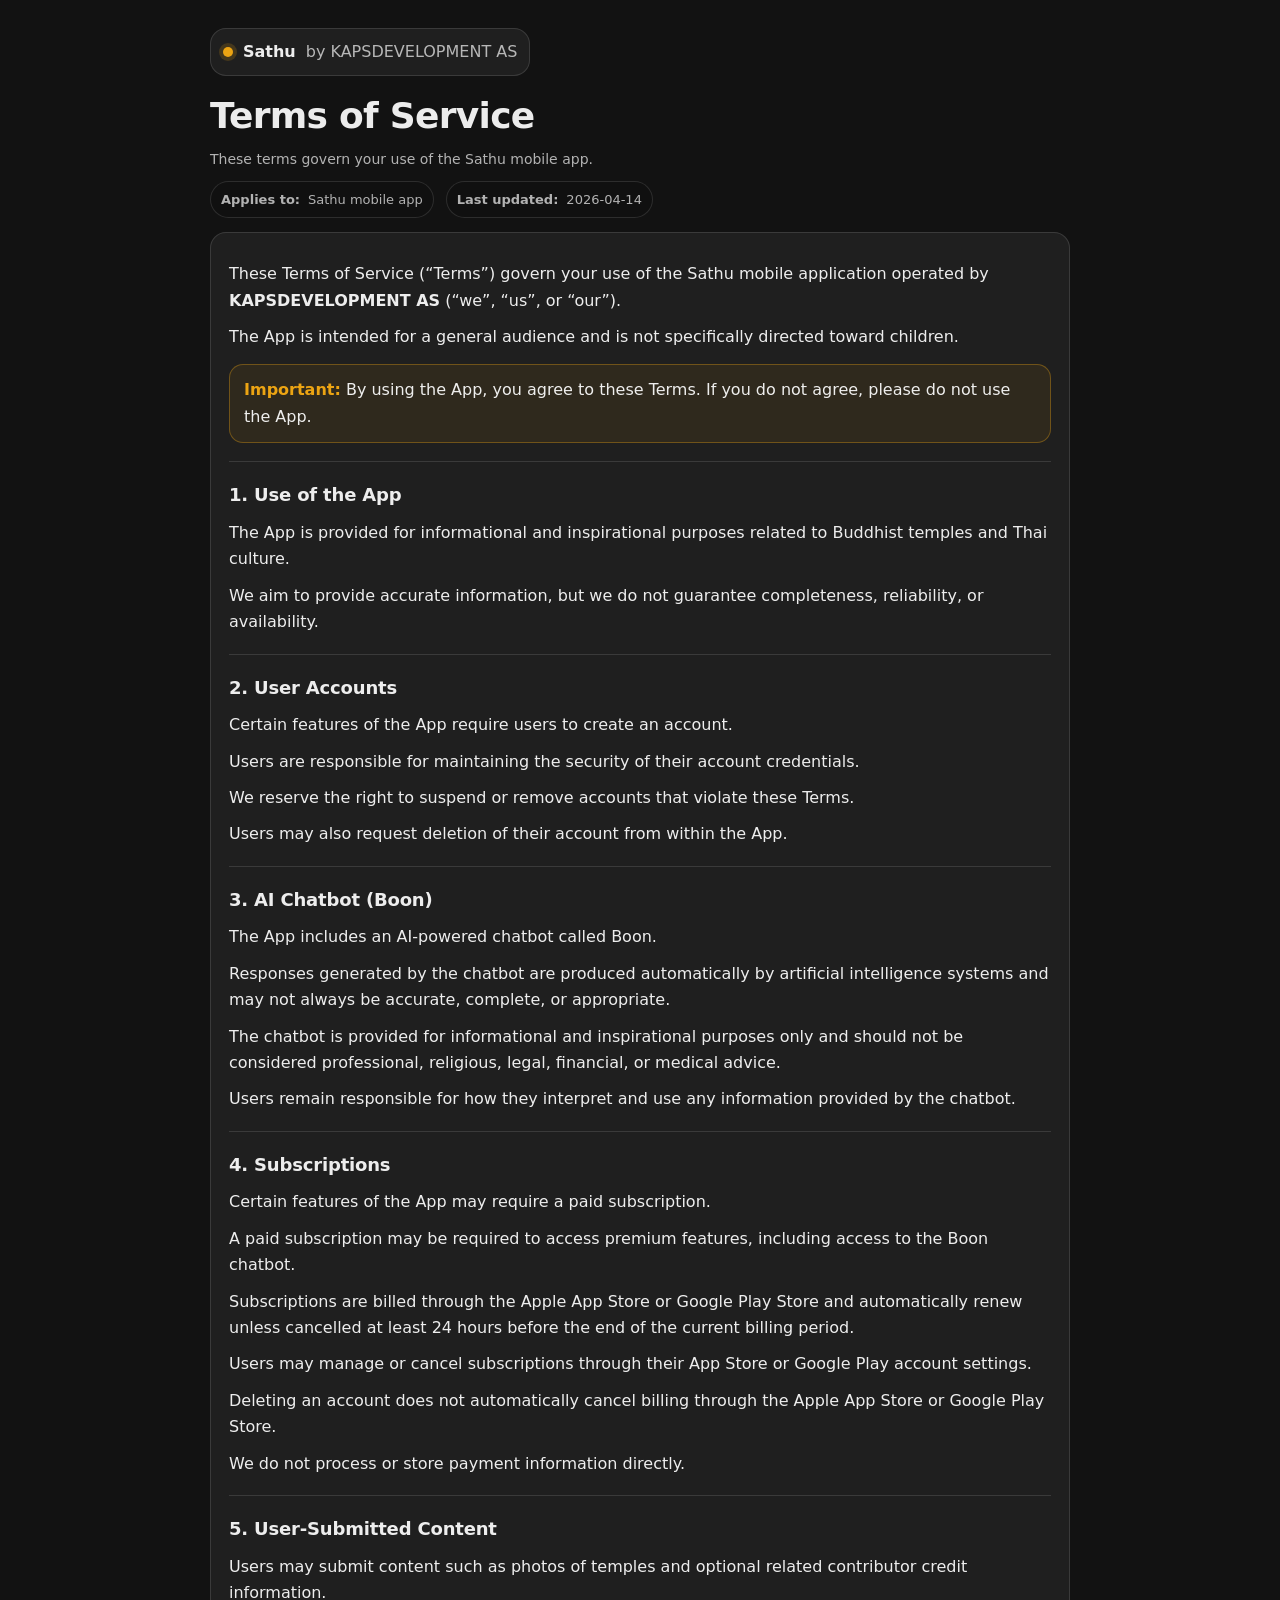
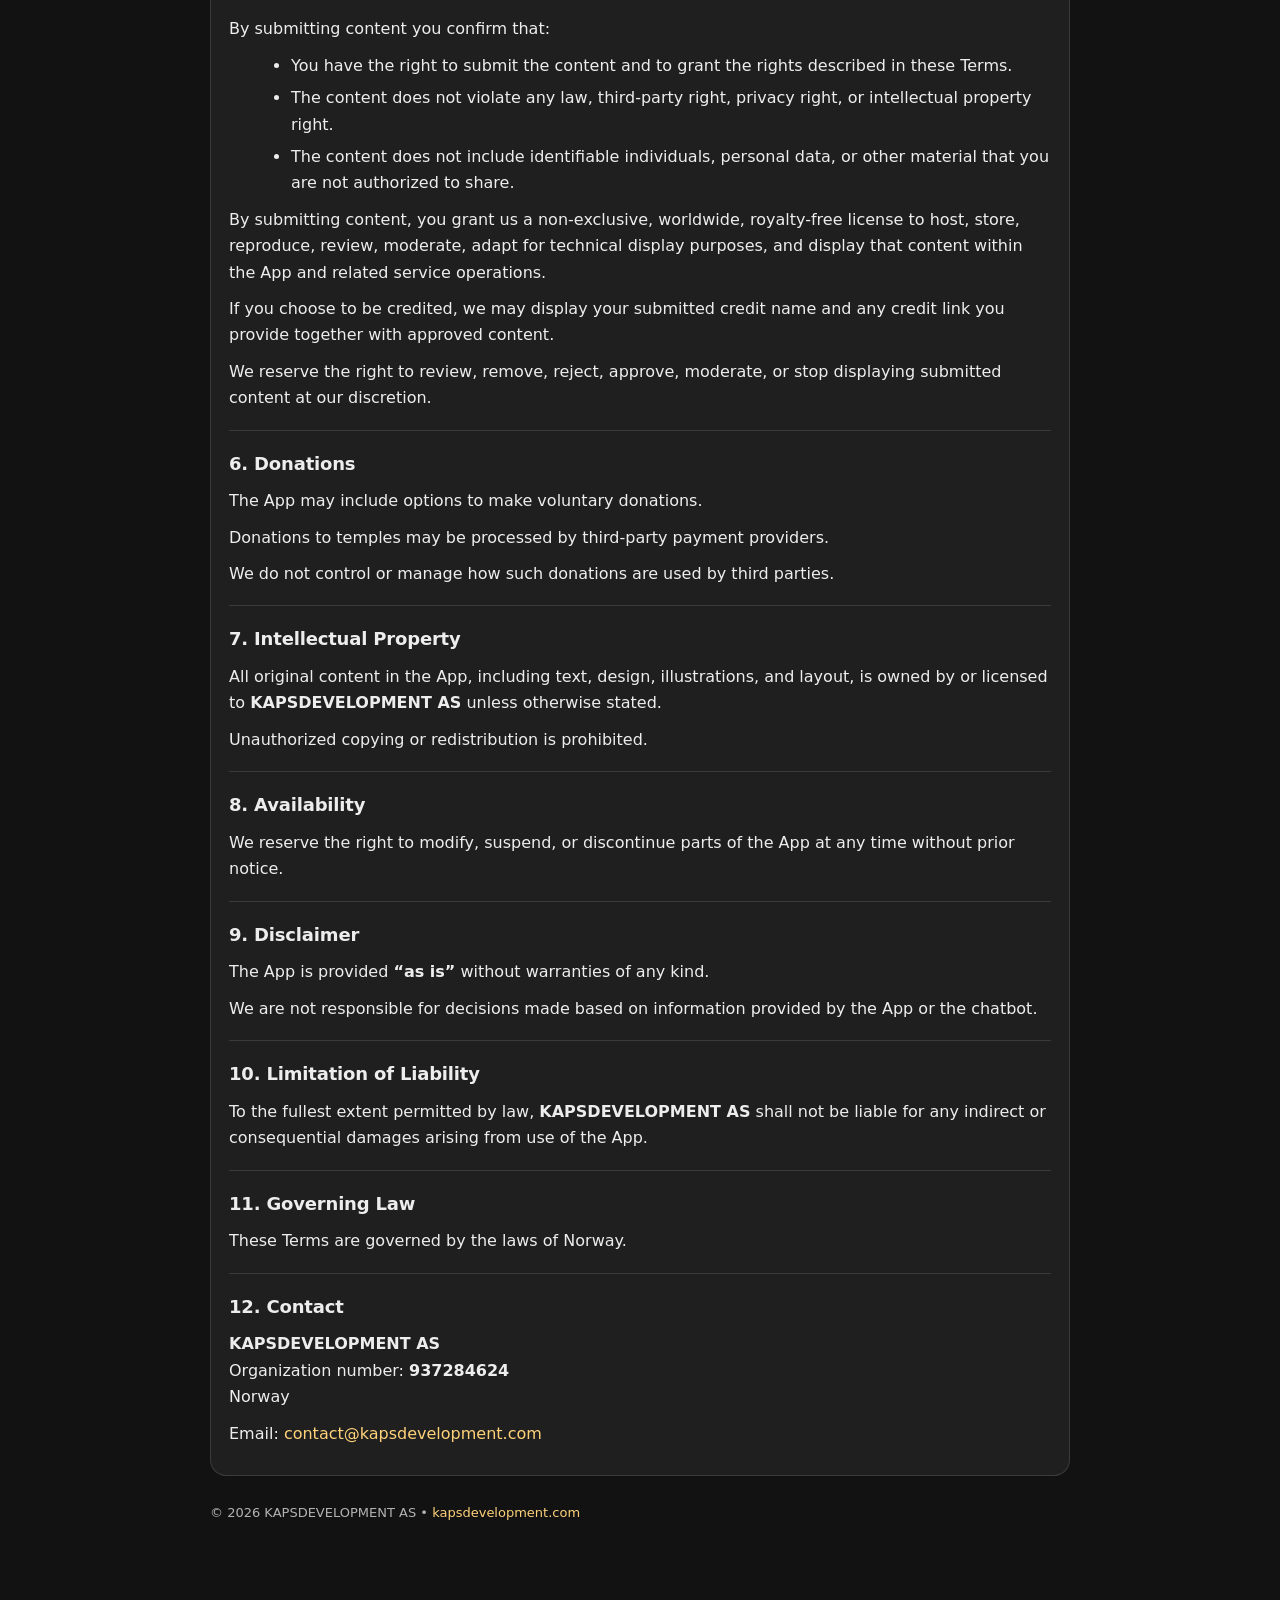
<file: terms/index.html>
<!doctype html>
<html lang="en">
<head>
  <meta charset="utf-8" />
  <meta name="viewport" content="width=device-width, initial-scale=1" />
  <meta name="color-scheme" content="dark" />
  <title>Sathu — Terms of Service | KAPSDEVELOPMENT AS</title>
  <meta name="description" content="Terms of Service for the Sathu app by KAPSDEVELOPMENT AS." />
  <meta name="robots" content="index,follow,max-image-preview:large" />
  <link rel="canonical" href="https://sathuapp.com/terms/" />
  <meta property="og:type" content="website" />
  <meta property="og:site_name" content="Sathu" />
  <meta property="og:title" content="Sathu — Terms of Service" />
  <meta property="og:description" content="Terms of Service for the Sathu app by KAPSDEVELOPMENT AS." />
  <meta property="og:url" content="https://sathuapp.com/terms/" />
  <meta property="og:image" content="https://sathuapp.com/assets/images/master_icon.png" />
  <meta property="og:image:alt" content="Sathu app icon" />
  <meta name="twitter:card" content="summary" />
  <meta name="twitter:title" content="Sathu — Terms of Service" />
  <meta name="twitter:description" content="Terms of Service for the Sathu app by KAPSDEVELOPMENT AS." />
  <meta name="twitter:image" content="https://sathuapp.com/assets/images/master_icon.png" />
  <link rel="icon" type="image/png" href="../assets/images/master_icon.png" />

  <style>
    :root{
      --bg:#0f0f10;
      --panel:rgba(255,255,255,0.06);
      --text:rgba(255,255,255,0.92);
      --muted:rgba(255,255,255,0.68);
      --border:rgba(255,255,255,0.12);
      --accent:#ECA413;
      --link:#ffd27a;
      --max:860px;
      --radius:16px;
    }
/*
    @media (prefers-color-scheme: light) {
      :root{
        --bg:#f7f6f3;
        --panel:rgba(0,0,0,0.04);
        --text:rgba(0,0,0,0.90);
        --muted:rgba(0,0,0,0.62);
        --border:rgba(0,0,0,0.12);
        --link:#7a4d00;
      }
    }
*/
    body{
      margin:0;
      font-family: ui-sans-serif, system-ui, -apple-system, Segoe UI, Roboto, Helvetica, Arial;
      background: transparent;
      color: var(--text);
      line-height: 1.65;
    }

    .wrap{
      max-width:var(--max);
      margin:0 auto;
      padding:28px 18px 80px;
    }

    .badge{
      display:inline-flex;
      align-items:center;
      gap:10px;
      padding:10px 12px;
      border:1px solid var(--border);
      background:var(--panel);
      border-radius:var(--radius);
    }

    .dot{
      width:10px;height:10px;border-radius:999px;
      background:var(--accent);
      box-shadow:0 0 0 4px rgba(236,164,19,0.18);
    }

    h1{
      font-size: clamp(26px, 3.2vw, 36px);
      margin: 10px 0 2px;
      letter-spacing:-0.02em;
    }

    .subtitle{
      color:var(--muted);
      margin:0;
      font-size:14px;
    }

    .meta{
      display:flex;
      gap:12px;
      flex-wrap:wrap;
      margin-top:10px;
      color:var(--muted);
      font-size:13px;
    }

    .pill{
      display:inline-flex;
      align-items:center;
      gap:8px;
      padding:7px 10px;
      border-radius:999px;
      border:1px solid var(--border);
      background:rgba(0,0,0,0.10);
    }

    .card{
      border:1px solid var(--border);
      background:var(--panel);
      border-radius:var(--radius);
      padding:18px;
      margin-top:14px;
    }

    h2{
      font-size:18px;
      margin:22px 0 10px;
      letter-spacing:-0.01em;
    }

    .card h2{ margin-top:0; }

    p{ margin:10px 0; }
    ul{ margin:8px 0 8px 22px; }
    li{ margin:6px 0; }

    a{ color:var(--link); text-decoration:none; }
    a:hover{ text-decoration:underline; }

    .hr{
      height:1px;
      background:var(--border);
      margin:18px 0;
    }

    .callout{
      border: 1px solid rgba(236,164,19,0.35);
      background: rgba(236,164,19,0.08);
      border-radius: 14px;
      padding: 12px 14px;
      margin: 14px 0;
    }

    .callout strong{ color: var(--accent); }

    .footer{
      margin-top:26px;
      color:var(--muted);
      font-size:13px;
    }
  </style>
</head>

<body>
  <main class="wrap">
    <div class="badge">
      <span class="dot"></span>
      <strong>Sathu</strong>
      <span style="color:var(--muted)">by KAPSDEVELOPMENT AS</span>
    </div>

    <h1>Terms of Service</h1>
    <p class="subtitle">These terms govern your use of the Sathu mobile app.</p>

    <div class="meta">
      <span class="pill"><strong>Applies to:</strong> Sathu mobile app</span>
      <span class="pill"><strong>Last updated:</strong> 2026-04-14</span>
    </div>

    <section class="card">

      <p>
        These Terms of Service (“Terms”) govern your use of the Sathu mobile application operated by
        <strong>KAPSDEVELOPMENT AS</strong> (“we”, “us”, or “our”).
      </p>

      <p>
        The App is intended for a general audience and is not specifically directed toward children.
      </p>

      <div class="callout">
        <strong>Important:</strong> By using the App, you agree to these Terms. If you do not agree,
        please do not use the App.
      </div>

      <div class="hr"></div>

      <h2>1. Use of the App</h2>

      <p>
        The App is provided for informational and inspirational purposes related to Buddhist temples and Thai culture.
      </p>

      <p>
        We aim to provide accurate information, but we do not guarantee completeness, reliability, or availability.
      </p>

      <div class="hr"></div>

      <h2>2. User Accounts</h2>

      <p>
        Certain features of the App require users to create an account.
      </p>

      <p>
        Users are responsible for maintaining the security of their account credentials.
      </p>

      <p>
        We reserve the right to suspend or remove accounts that violate these Terms.
      </p>

      <p>
        Users may also request deletion of their account from within the App.
      </p>

      <div class="hr"></div>

      <h2>3. AI Chatbot (Boon)</h2>

      <p>
        The App includes an AI-powered chatbot called Boon.
      </p>

      <p>
        Responses generated by the chatbot are produced automatically by artificial intelligence systems
        and may not always be accurate, complete, or appropriate.
      </p>

      <p>
        The chatbot is provided for informational and inspirational purposes only and should not be considered
        professional, religious, legal, financial, or medical advice.
      </p>

      <p>
        Users remain responsible for how they interpret and use any information provided by the chatbot.
      </p>

      <div class="hr"></div>

      <h2>4. Subscriptions</h2>

      <p>
        Certain features of the App may require a paid subscription.
      </p>

      <p>
        A paid subscription may be required to access premium features, including access to the Boon chatbot.
      </p>

      <p>
        Subscriptions are billed through the Apple App Store or Google Play Store and automatically renew
        unless cancelled at least 24 hours before the end of the current billing period.
      </p>

      <p>
        Users may manage or cancel subscriptions through their App Store or Google Play account settings.
      </p>

      <p>
        Deleting an account does not automatically cancel billing through the Apple App Store or Google Play Store.
      </p>

      <p>
        We do not process or store payment information directly.
      </p>

      <div class="hr"></div>

      <h2>5. User-Submitted Content</h2>

      <p>
        Users may submit content such as photos of temples and optional related contributor credit information.
      </p>

      <p>
        By submitting content you confirm that:
      </p>

      <ul>
        <li>You have the right to submit the content and to grant the rights described in these Terms.</li>
        <li>The content does not violate any law, third-party right, privacy right, or intellectual property right.</li>
        <li>The content does not include identifiable individuals, personal data, or other material that you are not authorized to share.</li>
      </ul>

      <p>
        By submitting content, you grant us a non-exclusive, worldwide, royalty-free license to host, store, reproduce, review, moderate, adapt for technical display purposes, and display that content within the App and related service operations.
      </p>

      <p>
        If you choose to be credited, we may display your submitted credit name and any credit link you provide together with approved content.
      </p>

      <p>
        We reserve the right to review, remove, reject, approve, moderate, or stop displaying submitted content at our discretion.
      </p>

      <div class="hr"></div>

      <h2>6. Donations</h2>

      <p>
        The App may include options to make voluntary donations.
      </p>

      <p>
        Donations to temples may be processed by third-party payment providers.
      </p>

      <p>
        We do not control or manage how such donations are used by third parties.
      </p>

      <div class="hr"></div>

      <h2>7. Intellectual Property</h2>

      <p>
        All original content in the App, including text, design, illustrations, and layout,
        is owned by or licensed to <strong>KAPSDEVELOPMENT AS</strong> unless otherwise stated.
      </p>

      <p>
        Unauthorized copying or redistribution is prohibited.
      </p>

      <div class="hr"></div>

      <h2>8. Availability</h2>

      <p>
        We reserve the right to modify, suspend, or discontinue parts of the App at any time without prior notice.
      </p>

      <div class="hr"></div>

      <h2>9. Disclaimer</h2>

      <p>
        The App is provided <strong>“as is”</strong> without warranties of any kind.
      </p>

      <p>
        We are not responsible for decisions made based on information provided by the App or the chatbot.
      </p>

      <div class="hr"></div>

      <h2>10. Limitation of Liability</h2>

      <p>
        To the fullest extent permitted by law, <strong>KAPSDEVELOPMENT AS</strong> shall not be liable for any indirect
        or consequential damages arising from use of the App.
      </p>

      <div class="hr"></div>

      <h2>11. Governing Law</h2>

      <p>
        These Terms are governed by the laws of Norway.
      </p>

      <div class="hr"></div>

      <h2>12. Contact</h2>

      <p>
        <strong>KAPSDEVELOPMENT AS</strong><br>
        Organization number: <strong>937284624</strong><br>
        Norway
      </p>

      <p>
        Email: <a href="mailto:contact@kapsdevelopment.com">contact@kapsdevelopment.com</a>
      </p>

    </section>

    <p class="footer">
      © <span id="year"></span> KAPSDEVELOPMENT AS •
      <a href="https://www.kapsdevelopment.com">kapsdevelopment.com</a>
    </p>

  </main>

  <script>
    document.getElementById("year").textContent = new Date().getFullYear();
  </script>

</body>
</html>
</file>
<file: styles.css>
:root {
  --bg: #120d07;
  --bg-deep: #181109;
  --panel: rgba(24, 20, 11, 0.78);
  --panel-strong: rgba(24, 20, 11, 0.92);
  --card: rgba(44, 37, 23, 0.8);
  --card-soft: rgba(56, 47, 31, 0.52);
  --text: #fff7ea;
  --muted: #d6cab5;
  --muted-strong: #b9b09d;
  --line: rgba(255, 255, 255, 0.1);
  --line-strong: rgba(236, 164, 19, 0.28);
  --accent: #eca413;
  --accent-soft: rgba(236, 164, 19, 0.14);
  --accent-glow: rgba(236, 164, 19, 0.32);
  --shadow-xl: 0 30px 80px rgba(0, 0, 0, 0.4);
  --shadow-lg: 0 18px 50px rgba(0, 0, 0, 0.28);
  --radius-xl: 34px;
  --radius-lg: 24px;
  --radius-md: 18px;
  --container: 1180px;
  --display-font: "Marcellus", "Noto Sans Thai", serif;
  --body-font: "Manrope", "Noto Sans Thai", sans-serif;
}

* {
  box-sizing: border-box;
}

html {
  scroll-behavior: smooth;
}

body {
  margin: 0;
  min-height: 100vh;
  color: var(--text);
  font-family: var(--body-font);
  background:
    radial-gradient(circle at 12% 12%, rgba(236, 164, 19, 0.16), transparent 26%),
    radial-gradient(circle at 88% 10%, rgba(255, 244, 211, 0.08), transparent 22%),
    radial-gradient(circle at 48% 100%, rgba(236, 164, 19, 0.08), transparent 28%),
    linear-gradient(180deg, #110c07 0%, #170f08 30%, #1b1209 58%, #120d07 100%);
}

::selection {
  background: rgba(236, 164, 19, 0.3);
  color: #fff8ef;
}

a {
  color: inherit;
  text-decoration: none;
}

img,
video {
  display: block;
  max-width: 100%;
}

.page {
  position: relative;
  overflow: clip;
}

.container {
  width: min(var(--container), calc(100% - 32px));
  margin: 0 auto;
}

.page-aura,
.page-noise {
  position: fixed;
  inset: 0;
  pointer-events: none;
  z-index: -2;
}

.aura-1 {
  background: radial-gradient(circle at 14% 18%, rgba(236, 164, 19, 0.18), transparent 26%);
}

.aura-2 {
  background: radial-gradient(circle at 88% 12%, rgba(255, 232, 183, 0.08), transparent 20%);
}

.page-noise {
  z-index: -1;
  opacity: 0.08;
  background-image:
    linear-gradient(rgba(255, 255, 255, 0.05) 1px, transparent 1px),
    linear-gradient(90deg, rgba(255, 255, 255, 0.05) 1px, transparent 1px);
  background-size: 22px 22px;
  mask-image: radial-gradient(circle at center, black, transparent 85%);
}

.site-header {
  position: sticky;
  top: 0;
  z-index: 50;
  padding: 16px 0 0;
}

.nav-shell {
  min-height: 76px;
  display: flex;
  align-items: center;
  justify-content: space-between;
  gap: 20px;
  padding: 14px 18px;
  border: 1px solid var(--line);
  border-radius: 999px;
  background: rgba(24, 20, 11, 0.7);
  backdrop-filter: blur(18px);
  box-shadow: 0 10px 40px rgba(0, 0, 0, 0.22);
}

.brand {
  display: inline-flex;
  align-items: center;
  gap: 14px;
  min-width: 0;
}

.brand-mark {
  width: 52px;
  height: 52px;
  border-radius: 18px;
  padding: 6px;
  display: grid;
  place-items: center;
  background: linear-gradient(180deg, rgba(255, 255, 255, 0.09), rgba(255, 255, 255, 0.03));
  border: 1px solid rgba(255, 255, 255, 0.12);
  box-shadow: 0 14px 30px rgba(0, 0, 0, 0.25);
}

.brand-mark img {
  width: 100%;
  height: 100%;
  object-fit: contain;
}

.brand-copy {
  display: grid;
  gap: 2px;
}

.brand-name {
  font-family: var(--display-font);
  font-size: 1.45rem;
  letter-spacing: 0.04em;
}

.brand-tag {
  color: var(--muted-strong);
  font-size: 0.8rem;
}

.nav-links {
  display: flex;
  align-items: center;
  gap: 18px;
}

.nav-links a {
  color: var(--muted);
  font-size: 0.95rem;
  transition: color 180ms ease, transform 180ms ease;
}

.nav-links a:hover {
  color: var(--text);
  transform: translateY(-1px);
}

.nav-links a:focus-visible,
.button:focus-visible,
.lang-btn:focus-visible,
.footer-links a:focus-visible {
  outline: 2px solid rgba(236, 164, 19, 0.9);
  outline-offset: 3px;
}

.lang-switch {
  display: inline-flex;
  padding: 5px;
  gap: 4px;
  border-radius: 999px;
  border: 1px solid rgba(255, 255, 255, 0.1);
  background: rgba(255, 255, 255, 0.03);
}

.lang-btn {
  border: 0;
  background: transparent;
  color: var(--muted);
  padding: 8px 12px;
  border-radius: 999px;
  cursor: pointer;
  font: inherit;
  font-size: 0.9rem;
  font-weight: 700;
  transition:
    background 180ms ease,
    color 180ms ease,
    transform 180ms ease,
    box-shadow 180ms ease;
}

.lang-btn:hover {
  color: var(--text);
}

.lang-btn.is-active {
  color: #241805;
  background: linear-gradient(135deg, #f8d679 0%, #eca413 100%);
  box-shadow: 0 10px 24px rgba(236, 164, 19, 0.25);
}

.section {
  padding: 34px 0 0;
}

.hero {
  padding-top: 28px;
}

.hero-grid {
  display: grid;
  grid-template-columns: minmax(0, 1fr) minmax(500px, 0.94fr);
  gap: 44px;
  align-items: center;
}

.hero-copy {
  padding: 38px 0 24px;
}

.eyebrow {
  display: inline-flex;
  align-items: center;
  gap: 10px;
  margin-bottom: 18px;
  color: #f5d58c;
  font-size: 0.83rem;
  font-weight: 800;
  text-transform: uppercase;
  letter-spacing: 0.14em;
}

.eyebrow::before {
  content: "";
  width: 26px;
  height: 1px;
  background: rgba(236, 164, 19, 0.6);
}

h1,
h2,
h3,
.brand-name {
  margin: 0;
}

h1,
.section-head h2,
.boon-copy h2,
.download-copy h2 {
  font-family: var(--display-font);
}

h1 {
  max-width: 12ch;
  font-size: clamp(3.2rem, 7vw, 6rem);
  line-height: 0.95;
  letter-spacing: -0.035em;
}

html[data-lang="th"] h1,
html[data-lang="th"] .section-head h2,
html[data-lang="th"] .boon-copy h2,
html[data-lang="th"] .download-copy h2 {
  font-family: "Noto Sans Thai", sans-serif;
  letter-spacing: -0.02em;
  line-height: 1.1;
}

html[data-lang="th"] h1 {
  max-width: 14ch;
}

html[data-lang="th"] .eyebrow,
html[data-lang="th"] .card-label,
html[data-lang="th"] .feature-kicker {
  letter-spacing: 0.04em;
}

.hero-lead {
  margin: 24px 0 0;
  font-size: 1.15rem;
  line-height: 1.8;
  color: #f2e6d3;
  max-width: 60ch;
}

.hero-body,
.section-head p,
.feature-card p,
.boon-copy p,
.audience-card p,
.download-copy p,
.footer-note,
.footer-disclaimer {
  color: var(--muted);
  line-height: 1.75;
}

.hero-body {
  margin: 14px 0 0;
  max-width: 62ch;
}

.hero-actions,
.download-actions,
.boon-chips,
.hero-pills,
.footer-links {
  display: flex;
  flex-wrap: wrap;
  gap: 12px;
}

.hero-actions {
  margin-top: 28px;
  align-items: center;
}

.button {
  display: inline-flex;
  align-items: center;
  justify-content: center;
  min-height: 52px;
  padding: 0 18px;
  border-radius: 999px;
  font-size: 0.98rem;
  font-weight: 800;
  transition:
    transform 180ms ease,
    box-shadow 180ms ease,
    border-color 180ms ease,
    background 180ms ease;
}

.button:hover {
  transform: translateY(-2px);
}

.button-primary {
  color: #281907;
  background: linear-gradient(135deg, #f8d77e 0%, #eca413 55%, #d48710 100%);
  box-shadow:
    0 14px 34px rgba(236, 164, 19, 0.24),
    inset 0 1px 0 rgba(255, 255, 255, 0.28);
}

.button-secondary {
  color: var(--text);
  border: 1px solid rgba(255, 255, 255, 0.12);
  background: rgba(255, 255, 255, 0.03);
}

.button-secondary:hover {
  border-color: rgba(236, 164, 19, 0.45);
  background: rgba(255, 255, 255, 0.05);
}

.button-store {
  color: var(--text);
  border: 1px solid rgba(236, 164, 19, 0.26);
  background:
    linear-gradient(180deg, rgba(50, 40, 24, 0.92), rgba(29, 23, 13, 0.96));
  box-shadow:
    0 14px 30px rgba(0, 0, 0, 0.22),
    inset 0 1px 0 rgba(255, 255, 255, 0.06);
}

.button-store:hover {
  border-color: rgba(236, 164, 19, 0.5);
  background:
    linear-gradient(180deg, rgba(58, 46, 28, 0.96), rgba(34, 26, 14, 0.98));
  box-shadow:
    0 16px 34px rgba(0, 0, 0, 0.26),
    0 0 0 1px rgba(236, 164, 19, 0.12);
}

.store-badge-link {
  display: inline-flex;
  align-items: center;
  justify-content: center;
}

.store-badge-link:focus-visible {
  outline: 2px solid rgba(236, 164, 19, 0.9);
  outline-offset: 6px;
  border-radius: 14px;
}

.store-badge {
  display: block;
  height: 56px;
  width: auto;
}

.hero-note {
  margin: 18px 0 0;
  color: var(--muted-strong);
}

.info-pill {
  display: inline-flex;
  align-items: center;
  min-height: 38px;
  padding: 0 14px;
  border-radius: 999px;
  border: 1px solid rgba(236, 164, 19, 0.2);
  background: rgba(255, 255, 255, 0.03);
  color: #f9e9c8;
  font-size: 0.9rem;
}

.hero-pills {
  margin-top: 24px;
}

.hero-stage {
  min-height: 0;
  position: relative;
  display: grid;
  grid-template-columns: minmax(210px, 0.96fr) minmax(190px, 0.8fr);
  grid-template-rows: auto auto;
  gap: 22px 42px;
  align-items: end;
  padding: 38px 18px 20px;
}

.hero-orbit {
  position: absolute;
  inset: 28px 12px auto auto;
  width: 420px;
  height: 420px;
  border-radius: 50%;
  border: 1px solid rgba(236, 164, 19, 0.12);
  box-shadow: inset 0 0 60px rgba(236, 164, 19, 0.06);
  z-index: 0;
}

.monk-halo {
  position: absolute;
  top: -12px;
  left: -10px;
  width: 184px;
  aspect-ratio: 1;
  border-radius: 50%;
  padding: 18px;
  overflow: hidden;
  background:
    radial-gradient(circle at 30% 30%, rgba(255, 255, 255, 0.16), transparent 48%),
    linear-gradient(180deg, rgba(255, 255, 255, 0.06), rgba(255, 255, 255, 0.02));
  border: 1px solid rgba(255, 255, 255, 0.08);
  backdrop-filter: blur(12px);
  box-shadow: var(--shadow-lg);
  opacity: 0.92;
  z-index: 1;
}

.monk-halo::before {
  content: "";
  position: absolute;
  inset: -18px;
  border-radius: 50%;
  background: radial-gradient(circle, rgba(236, 164, 19, 0.24), transparent 62%);
  z-index: -1;
}

.monk-video {
  width: 100%;
  height: 100%;
  object-fit: contain;
  object-position: center 10px;
  border-radius: 50%;
}

.card-surface,
.feature-card,
.audience-card,
.download-panel {
  border: 1px solid var(--line);
  background:
    linear-gradient(180deg, rgba(29, 23, 13, 0.94), rgba(18, 14, 8, 0.88));
  box-shadow: var(--shadow-xl);
}

.card-surface {
  border-radius: var(--radius-xl);
}

.hero-insight {
  position: relative;
  grid-column: 2;
  grid-row: 1;
  width: 100%;
  max-width: 340px;
  justify-self: end;
  padding: 22px 22px 24px;
  z-index: 3;
}

.card-label,
.feature-kicker {
  display: inline-block;
  margin-bottom: 12px;
  color: #f2cf86;
  font-size: 0.78rem;
  font-weight: 800;
  letter-spacing: 0.12em;
  text-transform: uppercase;
}

.hero-insight h2 {
  font-size: 1.55rem;
  line-height: 1.15;
}

.hero-insight p {
  margin: 10px 0 0;
  color: var(--muted);
  line-height: 1.7;
}

.phone {
  position: relative;
  border-radius: 42px;
  padding: 12px;
  background:
    linear-gradient(180deg, rgba(255, 255, 255, 0.13), rgba(255, 255, 255, 0.04));
  border: 1px solid rgba(255, 255, 255, 0.12);
  box-shadow: 0 26px 80px rgba(0, 0, 0, 0.42);
  z-index: 2;
}

.phone::before {
  content: "";
  position: absolute;
  top: 10px;
  left: 50%;
  transform: translateX(-50%);
  width: 42%;
  height: 20px;
  border-radius: 0 0 18px 18px;
  background: rgba(10, 10, 10, 0.72);
  border: 1px solid rgba(255, 255, 255, 0.05);
  z-index: 2;
}

.phone-shell,
.preview-frame {
  overflow: hidden;
  border-radius: 32px;
  border: 1px solid rgba(255, 255, 255, 0.08);
  background: rgba(0, 0, 0, 0.2);
}

.phone-shell img,
.preview-frame img {
  width: 100%;
  height: 100%;
  object-fit: cover;
}

.phone-primary {
  grid-column: 1;
  grid-row: 1 / span 2;
  width: min(252px, 100%);
  justify-self: start;
  align-self: end;
  margin-top: 110px;
  transform: rotate(-4deg) translateX(-8px);
}

.phone-primary .phone-shell {
  aspect-ratio: 359 / 780;
}

.phone-secondary {
  grid-column: 2;
  grid-row: 2;
  width: min(206px, 100%);
  justify-self: end;
  align-self: end;
  transform: rotate(4deg) translateX(8px);
}

.phone-secondary .phone-shell {
  aspect-ratio: 1206 / 2622;
}

.section-head {
  max-width: 760px;
  margin-bottom: 28px;
}

.section-head h2,
.download-copy h2,
.boon-copy h2 {
  font-size: clamp(2.15rem, 4vw, 3.3rem);
  line-height: 1.03;
  letter-spacing: -0.03em;
}

.feature-grid,
.audience-grid {
  display: grid;
  gap: 16px;
}

.feature-grid {
  grid-template-columns: repeat(12, minmax(0, 1fr));
}

.feature-card {
  min-height: 240px;
  padding: 24px;
  border-radius: var(--radius-lg);
  grid-column: span 6;
}

.feature-card h3,
.audience-card h3 {
  font-size: 1.4rem;
  line-height: 1.2;
}

.feature-card p,
.audience-card p {
  margin: 12px 0 0;
}

.feature-card-wide {
  grid-column: span 12;
  min-height: 360px;
  display: grid;
  grid-template-columns: minmax(0, 1fr) minmax(250px, 330px);
  align-items: center;
  gap: 24px;
}

.feature-preview {
  display: flex;
  justify-content: flex-end;
}

.preview-frame {
  width: 100%;
  max-width: 240px;
  aspect-ratio: 359 / 780;
  box-shadow: 0 18px 36px rgba(0, 0, 0, 0.24);
}

.boon-panel {
  padding: 36px;
  display: grid;
  grid-template-columns: 260px minmax(0, 1fr) 260px;
  gap: 28px;
  align-items: center;
}

.boon-art {
  position: relative;
  min-height: 300px;
}

.boon-ring {
  position: absolute;
  inset: 12px;
  border-radius: 50%;
  border: 1px solid rgba(236, 164, 19, 0.18);
  background:
    radial-gradient(circle at center, rgba(236, 164, 19, 0.16), transparent 58%),
    radial-gradient(circle at 24% 24%, rgba(255, 255, 255, 0.12), transparent 32%);
}

.boon-avatar {
  position: relative;
  width: 100%;
  max-width: 240px;
  margin: 30px auto 0;
  filter: drop-shadow(0 24px 38px rgba(0, 0, 0, 0.32));
}

.boon-copy p + p {
  margin-top: 14px;
}

.boon-chips {
  margin-top: 22px;
}

.boon-quote {
  position: relative;
  margin: 28px 0 0;
  padding: 18px 18px 18px 56px;
  border-radius: 22px;
  border: 1px solid rgba(236, 164, 19, 0.2);
  background: rgba(255, 255, 255, 0.03);
}

.boon-quote p {
  margin: 0;
  color: #f6ead2;
  font-size: 1.02rem;
}

.quote-mark {
  position: absolute;
  top: 10px;
  left: 20px;
  color: var(--accent);
  font-family: var(--display-font);
  font-size: 3.2rem;
  line-height: 1;
}

.boon-preview {
  display: flex;
  justify-content: center;
}

.preview-frame-chat {
  max-width: 220px;
  aspect-ratio: 1206 / 2622;
}

.audience-grid {
  grid-template-columns: repeat(3, minmax(0, 1fr));
}

.audience-card {
  padding: 24px;
  border-radius: var(--radius-lg);
}

.download-panel {
  border-radius: var(--radius-xl);
  padding: 34px;
  display: flex;
  align-items: center;
  justify-content: space-between;
  gap: 28px;
  background:
    radial-gradient(circle at 14% 18%, rgba(236, 164, 19, 0.18), transparent 26%),
    linear-gradient(180deg, rgba(31, 24, 14, 0.96), rgba(18, 14, 8, 0.92));
}

.download-copy {
  max-width: 660px;
}

.site-footer {
  padding: 34px 0 48px;
}

.footer-grid {
  display: flex;
  align-items: flex-start;
  justify-content: space-between;
  gap: 18px;
  padding-top: 16px;
  border-top: 1px solid rgba(255, 255, 255, 0.08);
}

.footer-note {
  margin: 0;
  color: #f0dfb6;
  font-weight: 700;
}

.footer-brand-link {
  color: inherit;
  text-decoration: none;
  transition: color 180ms ease, opacity 180ms ease;
}

.footer-brand-link:hover {
  color: #fff3d7;
}

.footer-disclaimer {
  margin: 10px 0 0;
  max-width: 62ch;
  font-size: 0.92rem;
}

.footer-links {
  justify-content: flex-end;
}

.footer-links a {
  color: var(--muted-strong);
  font-size: 0.94rem;
  transition: color 180ms ease;
}

.footer-links a:hover {
  color: #fff1d5;
}

.reveal {
  opacity: 0;
  transform: translateY(28px);
  transition:
    opacity 700ms ease,
    transform 700ms ease;
}

.reveal.is-visible {
  opacity: 1;
  transform: translateY(0);
}

@keyframes floatPrimary {
  0%,
  100% {
    transform: rotate(-9deg) translateY(0);
  }

  50% {
    transform: rotate(-7deg) translateY(-12px);
  }
}

@keyframes floatSecondary {
  0%,
  100% {
    transform: rotate(10deg) translateY(0);
  }

  50% {
    transform: rotate(8deg) translateY(-14px);
  }
}

@media (max-width: 1120px) {
  .nav-shell {
    border-radius: 28px;
    flex-wrap: wrap;
    justify-content: center;
  }

  .nav-links {
    order: 3;
    width: 100%;
    justify-content: center;
  }

  .hero-grid {
    grid-template-columns: 1fr;
  }

  .hero-copy {
    padding-bottom: 0;
  }

  .hero-stage {
    max-width: 700px;
    margin: 0 auto;
  }

  .boon-panel {
    grid-template-columns: 1fr;
    text-align: left;
  }

  .boon-art {
    min-height: 240px;
  }

  .boon-avatar {
    max-width: 220px;
  }
}

@media (max-width: 860px) {
  .site-header {
    padding-top: 12px;
  }

  .nav-shell {
    padding: 14px;
  }

  .brand {
    width: 100%;
    justify-content: center;
  }

  .nav-links {
    gap: 14px;
  }

  .section {
    padding-top: 28px;
  }

  h1 {
    max-width: 100%;
    font-size: clamp(2.7rem, 14vw, 4.4rem);
  }

  .hero-stage {
    grid-template-columns: minmax(0, 1fr) minmax(0, 0.86fr);
    gap: 18px 24px;
    padding-top: 28px;
  }

  .monk-halo {
    width: 148px;
    top: -6px;
    left: 4px;
  }

  .hero-insight {
    grid-column: 1 / -1;
    grid-row: 1;
    max-width: none;
    justify-self: stretch;
  }

  .phone-primary {
    grid-column: 1;
    grid-row: 2;
    width: min(220px, 54vw);
    margin-top: 0;
    justify-self: start;
    transform: rotate(-3deg) translateX(-4px);
  }

  .phone-secondary {
    grid-column: 2;
    grid-row: 2;
    width: min(164px, 36vw);
    justify-self: end;
    align-self: end;
    transform: rotate(3deg) translateX(4px);
  }

  .feature-grid,
  .audience-grid {
    grid-template-columns: 1fr;
  }

  .feature-card,
  .feature-card-wide {
    grid-column: auto;
  }

  .feature-card-wide {
    grid-template-columns: 1fr;
  }

  .feature-preview {
    justify-content: flex-start;
  }

  .download-panel,
  .footer-grid {
    flex-direction: column;
  }

  .download-actions,
  .footer-links {
    width: 100%;
    justify-content: flex-start;
  }

  .store-badge {
    height: 52px;
  }
}

@media (max-width: 560px) {
  .container {
    width: min(var(--container), calc(100% - 22px));
  }

  .nav-links a {
    font-size: 0.9rem;
  }

  .hero-copy {
    padding-top: 24px;
  }

  .hero-stage {
    grid-template-columns: 1fr;
    gap: 16px;
    padding-top: 18px;
  }

  .monk-halo {
    width: 156px;
    left: 50%;
    top: -18px;
    transform: translateX(-50%);
  }

  .phone-primary {
    grid-column: 1;
    grid-row: 2;
    width: min(208px, 68vw);
    justify-self: center;
    transform: none;
  }

  .phone-secondary {
    grid-column: 1;
    grid-row: 3;
    width: min(170px, 56vw);
    justify-self: center;
    transform: none;
  }

  .store-badge {
    height: 48px;
  }

  .boon-panel,
  .feature-card,
  .audience-card,
  .download-panel {
    padding: 22px;
  }

  .boon-quote {
    padding-left: 46px;
  }

  .quote-mark {
    left: 16px;
    font-size: 2.7rem;
  }
}
</file>
